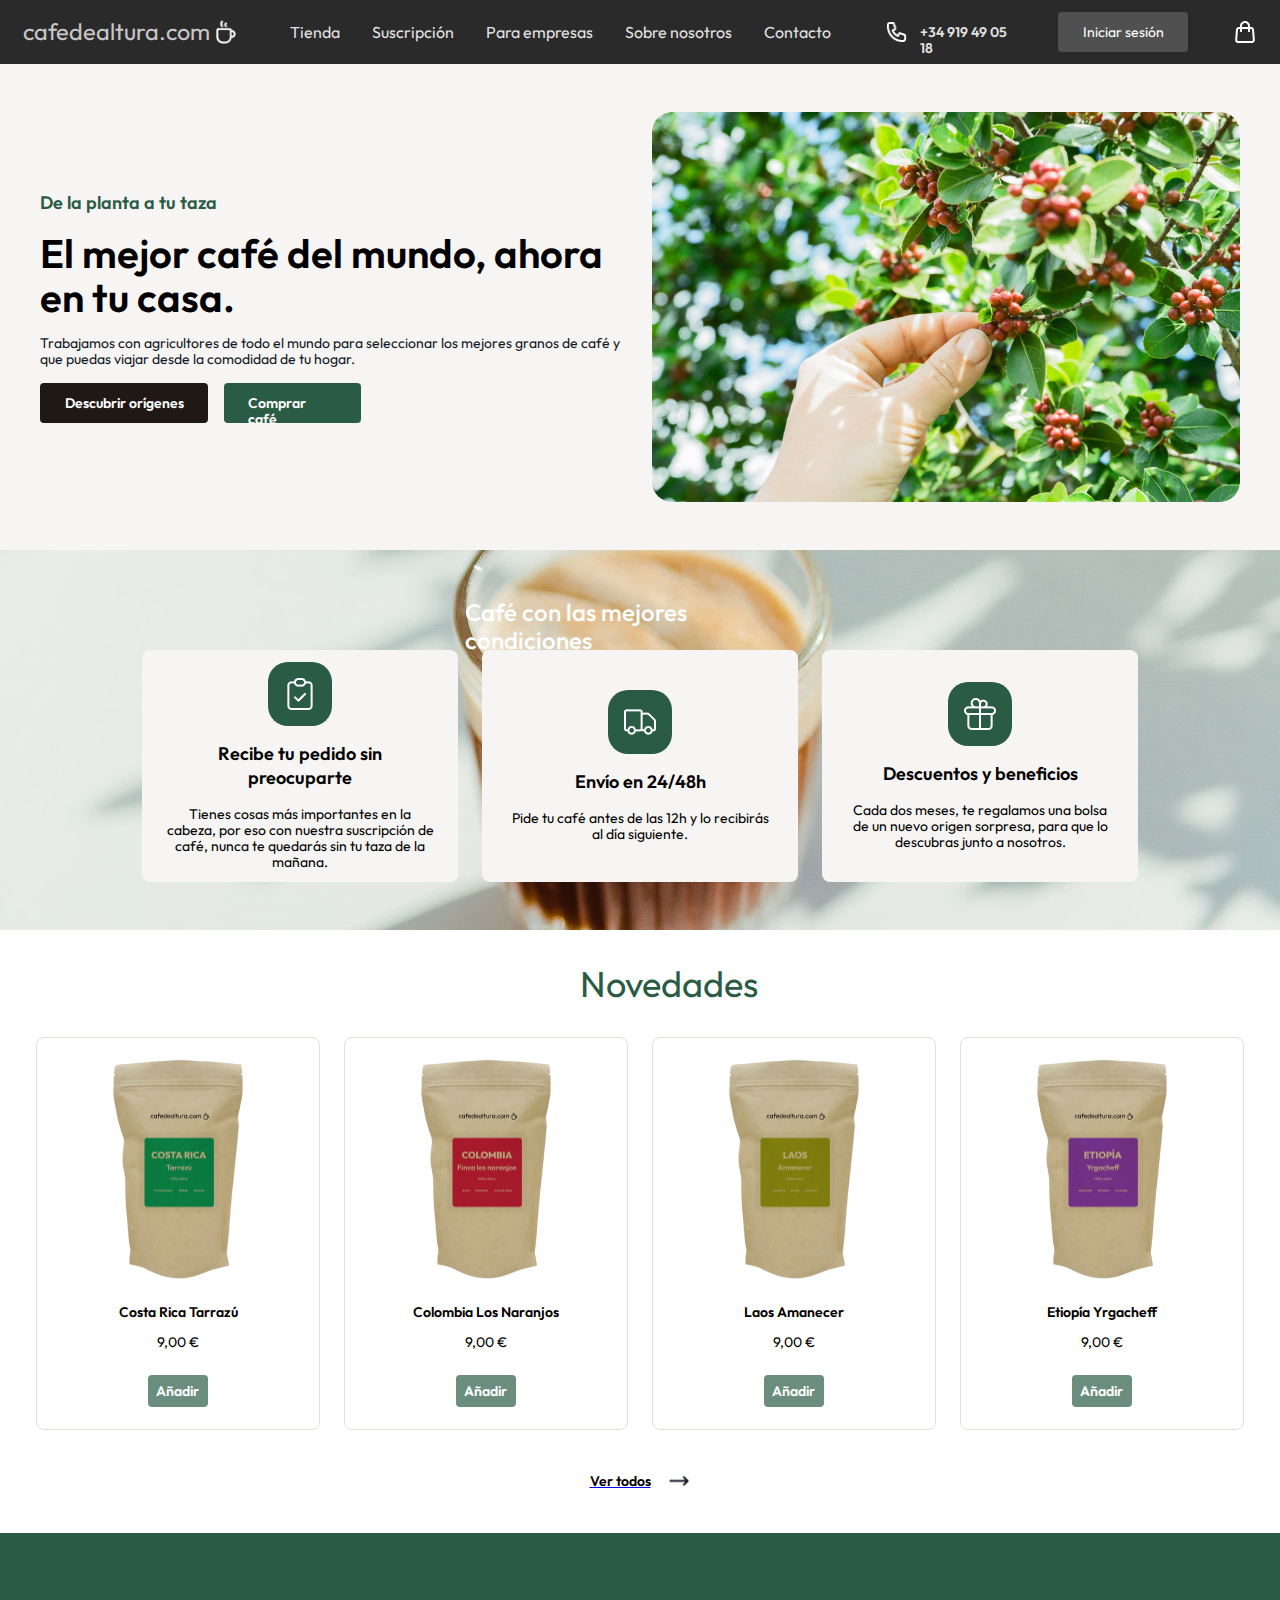
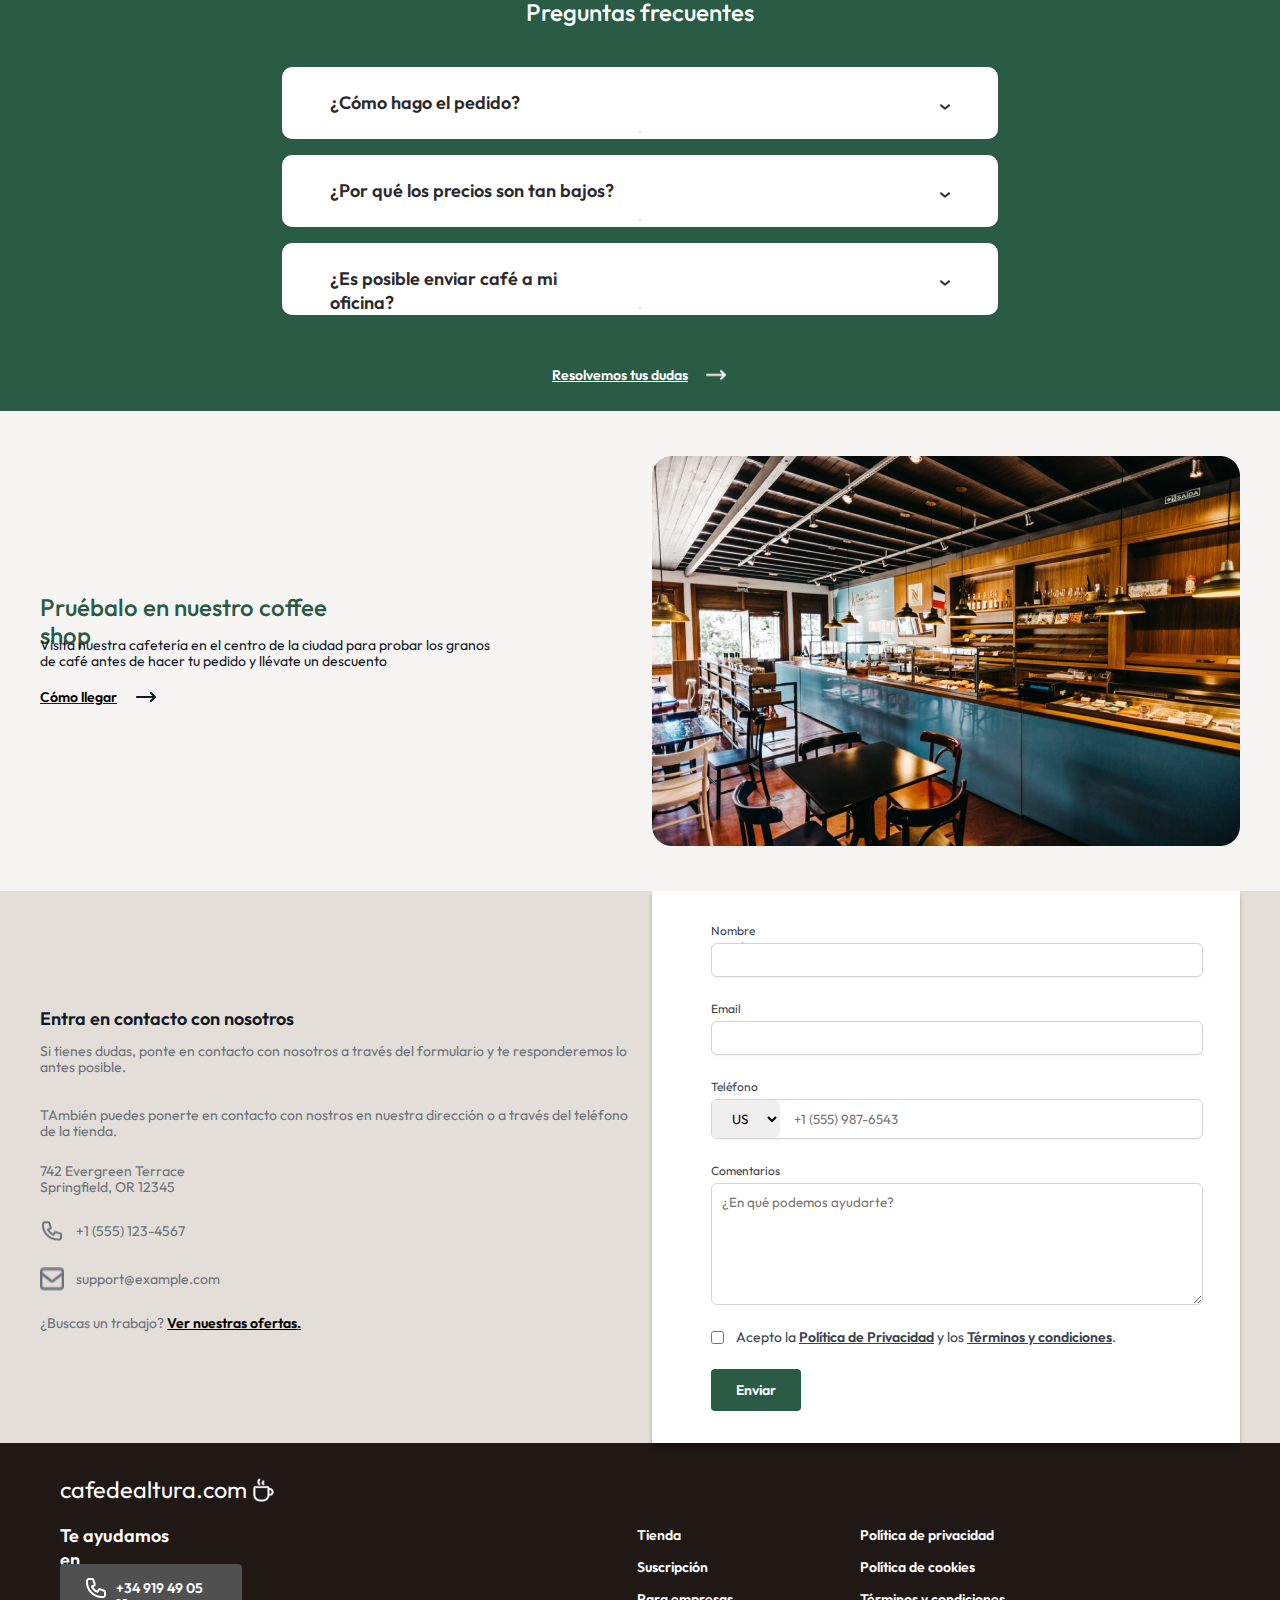
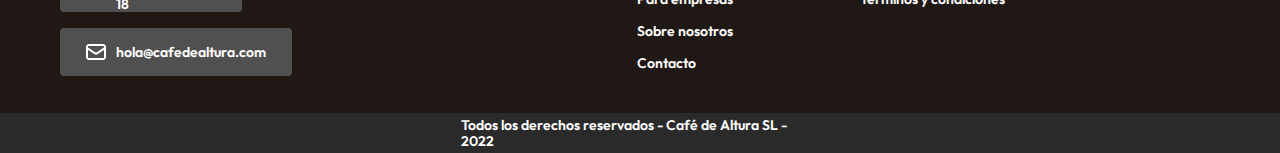
<file: index.html>
<!DOCTYPE html>
<html lang="es">
  <head>
    <meta charset="UTF-8" />
    <meta name="viewport" content="width=device-width, initial-scale=1.0" />
    <title>Cafe de altura</title>
    <link rel="stylesheet" href="styles/style.css" />
    <link rel="preconnect" href="https://fonts.googleapis.com" />
    <link rel="preconnect" href="https://fonts.gstatic.com" crossorigin />
    <link
      href="https://fonts.googleapis.com/css2?family=Outfit&display=swap"
      rel="stylesheet"
    />
  </head>
  <body>
    <nav id="navbar">
      <div id="navbarLogo">
        <p id="web">cafedealtura.com</p>
        <img
          src="assets/navbar/Vector.png"
          alt="taza-de-cafe"
          id="coffeeIcon"
        />
      </div>
      <ul id="navbarMenu">
        <li class="navbarMenuLi"><a href="#">Tienda</a></li>
        <li class="navbarMenuLi"><a href="#">Suscripción</a></li>
        <li class="navbarMenuLi"><a href="#">Para empresas</a></li>
        <li class="navbarMenuLi"><a href="#">Sobre nosotros</a></li>
        <li class="navbarMenuLi"><a href="#">Contacto</a></li>
      </ul>
      <div id="navbarLogin">
        <div id="contact">
          <img src="assets/navbar/Phone.png" alt="telefono" id="PhoneIcon" />
          <p id="numberContact">+34 919 49 05 18</p>
          <p></p>
        </div>

        <div id="login">
          <a href="#" id="buttonLogin">Iniciar sesión</a>
        </div>
      </div>
      <div id="navbarShopping">
        <img src="assets/navbar/Default.png" alt="cesta" />
      </div>
    </nav>
    <div id="descriptionPageContainer">
      <div id="descriptionPageContainerItems">
        <div id="textDescription">
          <h3 id="pretitleTextDescription">De la planta a tu taza</h3>
          <h1 id="h1TextDescription">
            El mejor café del mundo, ahora en tu casa.
          </h1>
          <p id="pTextDescription">
            Trabajamos con agricultores de todo el mundo para seleccionar los
            mejores granos de café y que puedas viajar desde la comodidad de tu
            hogar.
          </p>
          <div id="descriptionPageContainerButtons">
            <div id="buttonBlackDesign">
              <a href="#" id="buttonBlack">Descubrir orígenes</a>
            </div>
            <div id="buttonGreenDesign">
              <a href="#" id="buttonGreen">Comprar café</a>
            </div>
          </div>
        </div>
        <img
          src="assets/decription-page/Hero image.png"
          alt="arbol de cafe"
          id="three-coffee-img"
        />
      </div>
    </div>
    <div id="cardsContainer">
      <h2 id="titleCardsH2">Café con las mejores condiciones</h2>
      <div id="cardsWrapper">
        <div class="cardsGreensStyles">
          <img
            src="assets/Cards/Clipboard check.png"
            alt=" icono lista de checks"
          />
          <h3>Recibe tu pedido sin preocuparte</h3>
          <p>
            Tienes cosas más importantes en la cabeza, por eso con nuestra
            suscripción de café, nunca te quedarás sin tu taza de la mañana.
          </p>
        </div>
        <div class="cardsGreensStyles">
          <img src="assets/Cards/Truck.png" alt="icono camion" />
          <h3>Envío en 24/48h</h3>
          <p>Pide tu café antes de las 12h y lo recibirás al día siguiente.</p>
        </div>
        <div class="cardsGreensStyles">
          <img src="assets/Cards/Gift.png" alt="icono regalo" />
          <h3>Descuentos y beneficios</h3>
          <p>
            Cada dos meses, te regalamos una bolsa de un nuevo origen sorpresa,
            para que lo descubras junto a nosotros.
          </p>
        </div>
      </div>
    </div>
    <div id="coffeeNewsContainer">
      <div id="tittleCardsCoffee"><h2>Novedades</h2></div>
      <div id="cardsCoffeeContainer">
        <div class="cardsCoffee">
          <img
            src="assets/CoffeeBags/CostaRica.png"
            alt="bolsa de cafe Costa Rica"
            class="bagCoffeeImg"
          />
          <div class="ProductInfo">
            <h3>Costa Rica Tarrazú</h3>
            <p>9,00 €</p>
          </div>
          <div class="buttonBackgroundBagCoffee">
            <a href="#">Añadir</a>
          </div>
        </div>
        <div class="cardsCoffee">
          <img
            src="assets/CoffeeBags/Colombia.png"
            alt="bolsa de cafe Colombia"
            class="bagCoffeeImg"
          />
          <div class="ProductInfo">
            <h3>Colombia Los Naranjos</h3>
            <p>9,00 €</p>
          </div>
          <div class="buttonBackgroundBagCoffee">
            <a href="#">Añadir</a>
          </div>
        </div>
        <div class="cardsCoffee">
          <img
            src="assets/CoffeeBags/Laos.png"
            alt="bolsa de cafe Laos"
            class="bagCoffeeImg"
          />
          <div class="ProductInfo">
            <h3>Laos Amanecer</h3>
            <p>9,00 €</p>
          </div>
          <div class="buttonBackgroundBagCoffee">
            <a href="#">Añadir</a>
          </div>
        </div>
        <div class="cardsCoffee">
          <img
            src="assets/CoffeeBags/Etiopia.png"
            alt="bolsa de cafe Etiopia"
            class="bagCoffeeImg"
          />
          <div class="ProductInfo">
            <h3>Etiopía Yrgacheff</h3>
            <p>9,00 €</p>
          </div>
          <div class="buttonBackgroundBagCoffee">
            <a href="#">Añadir</a>
          </div>
        </div>
      </div>
      <div id="seeMoreCoffee">
        <a href="#"
          ><p id="linkSeeMoreCoffee">Ver todos</p>
          <img
            src="assets/CoffeeBags/Arrow narrow right.png"
            alt="flecha a la derecha"
            class="arrow"
        /></a>
      </div>
    </div>
    <div id="faqcontainer">
      <h2>Preguntas frecuentes</h2>
      <div id="faq">
        <div class="faqStyle">
          <div class="questions">
            <h3>¿Cómo hago el pedido?</h3>
            <img src="/assets/acordeon/iconoAbierto.png" alt="icono chevron" />
          </div>
          <div class="divider"></div>
          <p>
            Selecciona el café que desees probar y completa el proceso de
            compra. Si lo prefieres, te preguntaremos cada cuánto quieres que te
            lo mandemos a casa y así nunca te quedarás sin café.
          </p>
        </div>
        <div class="faqStyle">
          <div class="questions">
            <h3>¿Por qué los precios son tan bajos?</h3>
            <img src="/assets/acordeon/iconoAbierto.png" alt="icono chevron" />
          </div>
          <div class="divider"></div>
          <p>
            Viajamos constantemente para encontrar los mejores granos y a los
            agricultores más exigentes. Si podemos ofrecerte estos precios es
            porque tratamos directamente con los productores de café, sin
            intermediarios. Así obtenemos el mejor precio para ti y la persona
            que está detrás de los granos de café recibe el mayor beneficio
            posible.
          </p>
        </div>
        <div class="faqStyle">
          <div class="questions">
            <h3>¿Es posible enviar café a mi oficina?</h3>
            <img src="/assets/acordeon/iconoAbierto.png" alt="icono chevron" />
          </div>
          <div class="divider"></div>
          <p>
            Lorem ipsum dolor sit amet consectetur adipisicing elit. Laboriosam
            culpa omnis illum! Commodi rem facilis quis voluptatem enim deleniti
            eos tempora exercitationem sunt non modi, a omnis officiis numquam
            beatae.
          </p>
        </div>
      </div>
      <div id="linkHelpContainer">
        <a href="#"
          ><p>Resolvemos tus dudas</p>
          <img
            src="assets/acordeon/flecha blanca.png"
            alt="flecha blanca a la derecha"
            class="arrow"
          />
        </a>
      </div>
    </div>
    <div id="featureSectionContainer">
      <div id="featureSection">
        <div id="textFeatureSection">
          <h2>Pruébalo en nuestro coffee shop</h2>
          <p>
            Visita nuestra cafetería en el centro de la ciudad para probar los
            granos de café antes de hacer tu pedido y llévate un descuento
          </p>
          <div id="featureSectionDirection">
            <a href="#"
              ><p>Cómo llegar</p>
              <img
                src="assets/feature section/Arrow narrow right.png"
                alt="flecha negra a la derecha"
                class="arrow"
              />
            </a>
          </div>
        </div>
        <img
          src="assets/feature section/Hero image.png"
          alt="Interior de cafeteria"
        />
      </div>
    </div>
    <div id="contactTwoToneContainer">
      <div id="contactTwoTone">
        <div id="contactSection">
          <div id="contactTwoToneHeader">
            <h3>Entra en contacto con nosotros</h3>
            <p>
              Si tienes dudas, ponte en contacto con nosotros a través del
              formulario y te responderemos lo antes posible.
            </p>
          </div>
          <div id="contactTwoToneContent">
            <p>
              TAmbién puedes ponerte en contacto con nostros en nuestra
              dirección o a través del teléfono de la tienda.
            </p>
            <p>
              742 Evergreen Terrace <br />
              Springfield, OR 12345
            </p>
            <div class="iconsContactTwoTone">
              <img
                src="assets/Contact Sections/Phone.png"
                alt="icono de movil"
              />
              <p>+1 (555) 123-4567</p>
            </div>

            <div class="iconsContactTwoTone">
              <img
                src="assets/Contact Sections/Icon.png"
                alt="icono de mensaje"
              />
              <p>support@example.com</p>
            </div>
            <p>¿Buscas un trabajo? <a href="#">Ver nuestras ofertas.</a></p>
          </div>
        </div>
        <div id="formContainer">
          <form>
            <div class="containerInputAndLabel">
              <label for="username" class="labelStyle">Nombre completo</label>
              <input
                type="text"
                name="username"
                id="username"
                class="inputStyle"
              />
            </div>
            <div class="containerInputAndLabel">
              <label for="email" class="labelStyle">Email</label>
              <input
                type="email"
                name="email"
                id="email"
                size="470px"
                class="inputStyle"
              />
            </div>
            <div id="inputPhoneForm">
              <label for="telefono" class="labelStyle">Teléfono</label>
              <div id="numberPhoneContainer">
                <select name="codeArea" id="CodeArea" class="selectNumberArea">
                  <option value="US">US</option>
                  <option value="ES">ES</option>
                  <option value="VE">VE</option>
                </select>
                <input
                  type="tel"
                  name="telefono"
                  id="telefono"
                  class="numberPhone"
                  placeholder="+1 (555) 987-6543"
                />
              </div>
            </div>
            <div id="containerTexArea">
              <label for="coment" class="labelStyle">Comentarios</label>
              <textarea
                name="comment"
                id="comment"
                placeholder="¿En qué podemos ayudarte?"
                class="designTextArea"
              ></textarea>
            </div>
            <div id="containerTermsFormn">
              <input
                type="checkbox"
                id="TermsForm"
                name="TermsForm"
                class="checkboxStyle"
              />

              <label for="TermsForm" id="labelTermsForm"
                >Acepto la <a href="#">Política de Privacidad</a> y los
                <a href="#">Términos y condiciones</a>.</label
              >
            </div>
            <button type="submit" id="buttonFormDesign"><p>Enviar</p></button>
          </form>
        </div>
      </div>
    </div>
    <footer>
      <div id="footerContainer">
        <div id="footerLogo">
          <p>cafedealtura.com</p>
          <img src="assets/footer/ps_coffee-hot.png" alt="icono taza de cafe" />
        </div>
        <div id="menuContainer">
          <div id="helpContact">
            <h3>Te ayudamos en</h3>
            <div id="designButtonPhone">
              <img src="assets/footer/Phone.png" alt="icono telefono" />
              <p>+34 919 49 05 18</p>
            </div>
            <div id="designButtonMail">
              <img src="assets/footer/Mail.png" alt="icono mail" />
              <p>hola@cafedealtura.com</p>
            </div>
          </div>
          <div id="menuWrapper1">
            <p>Tienda</p>
            <p>Suscripción</p>
            <p>Para empresas</p>
            <p>Sobre nosotros</p>
            <p>Contacto</p>
          </div>
          <div id="menuWrapper2">
            <p>Política de privacidad</p>
            <p>Política de cookies</p>
            <p>Términos y condiciones</p>
          </div>
        </div>
      </div>
      <div id="copyright">
        <p>Todos los derechos reservados - Café de Altura SL - 2022</p>
      </div>
    </footer>
  </body>
</html>
</file>
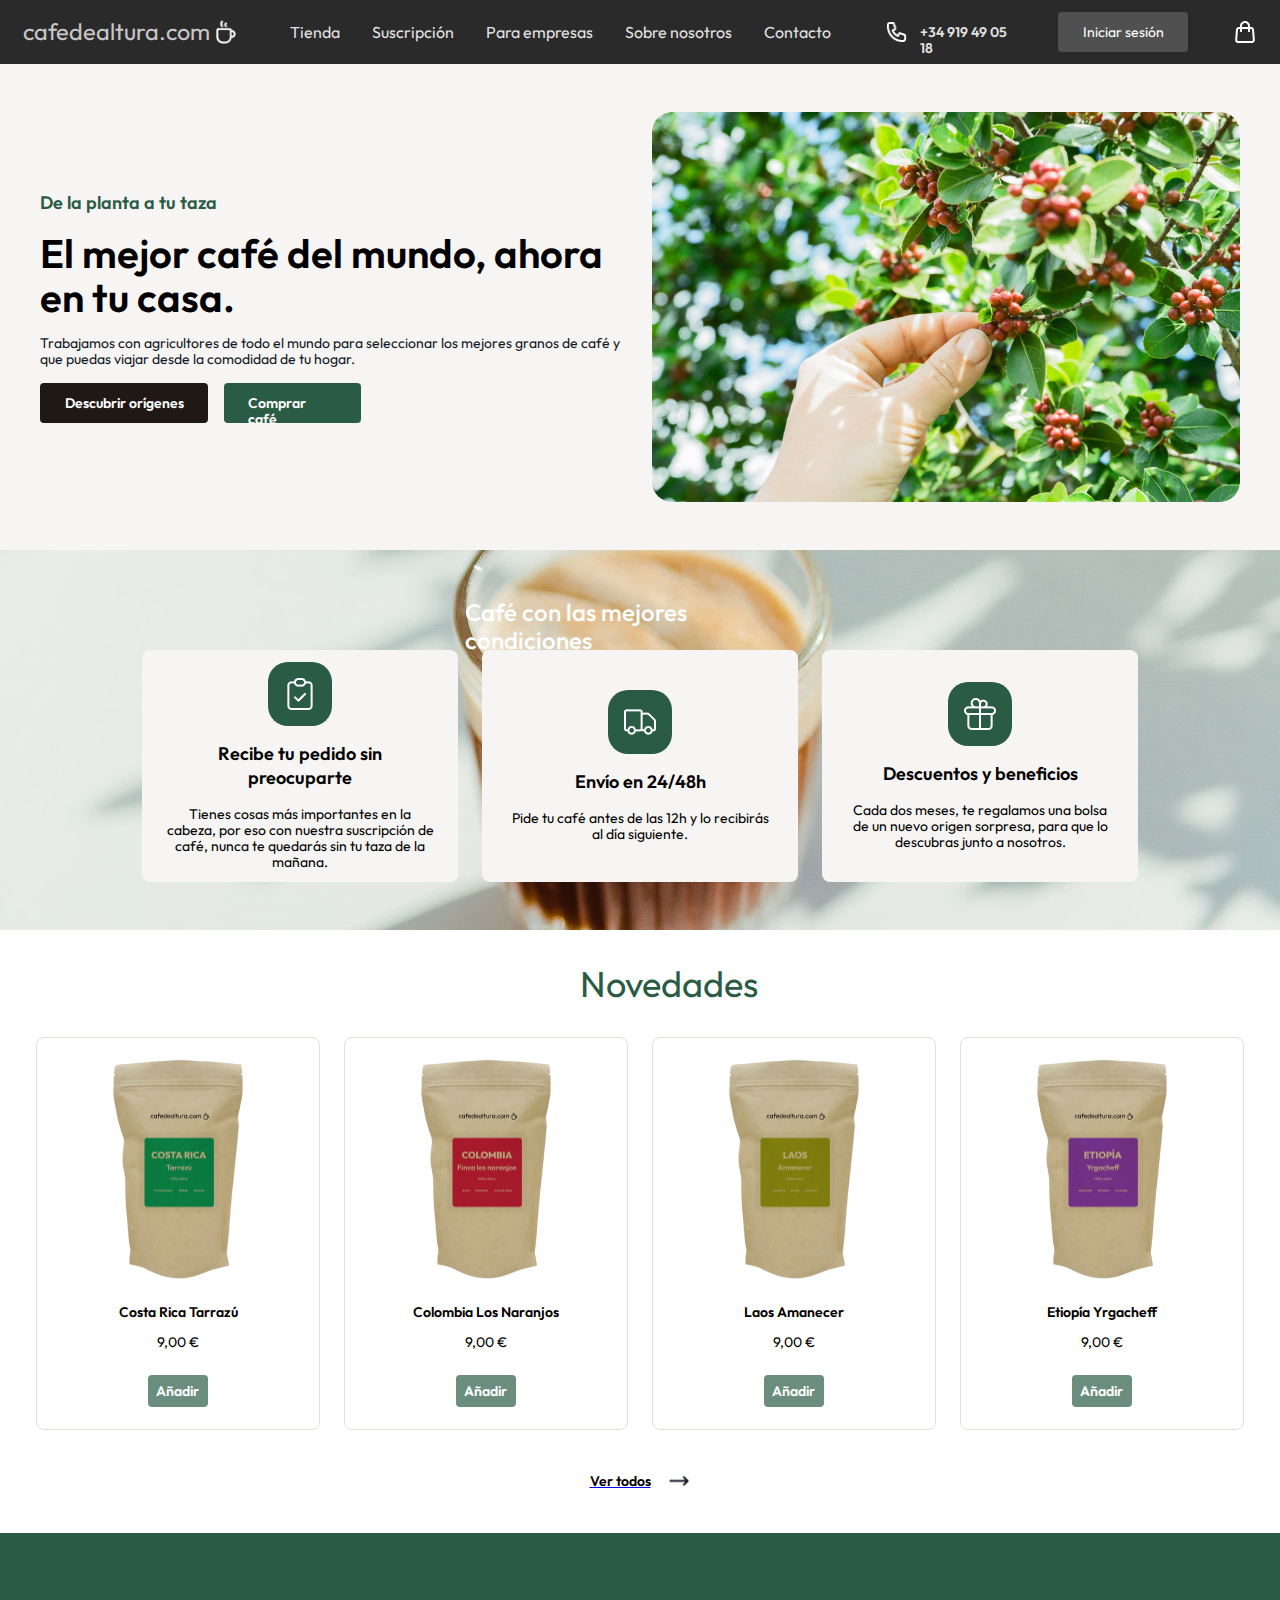
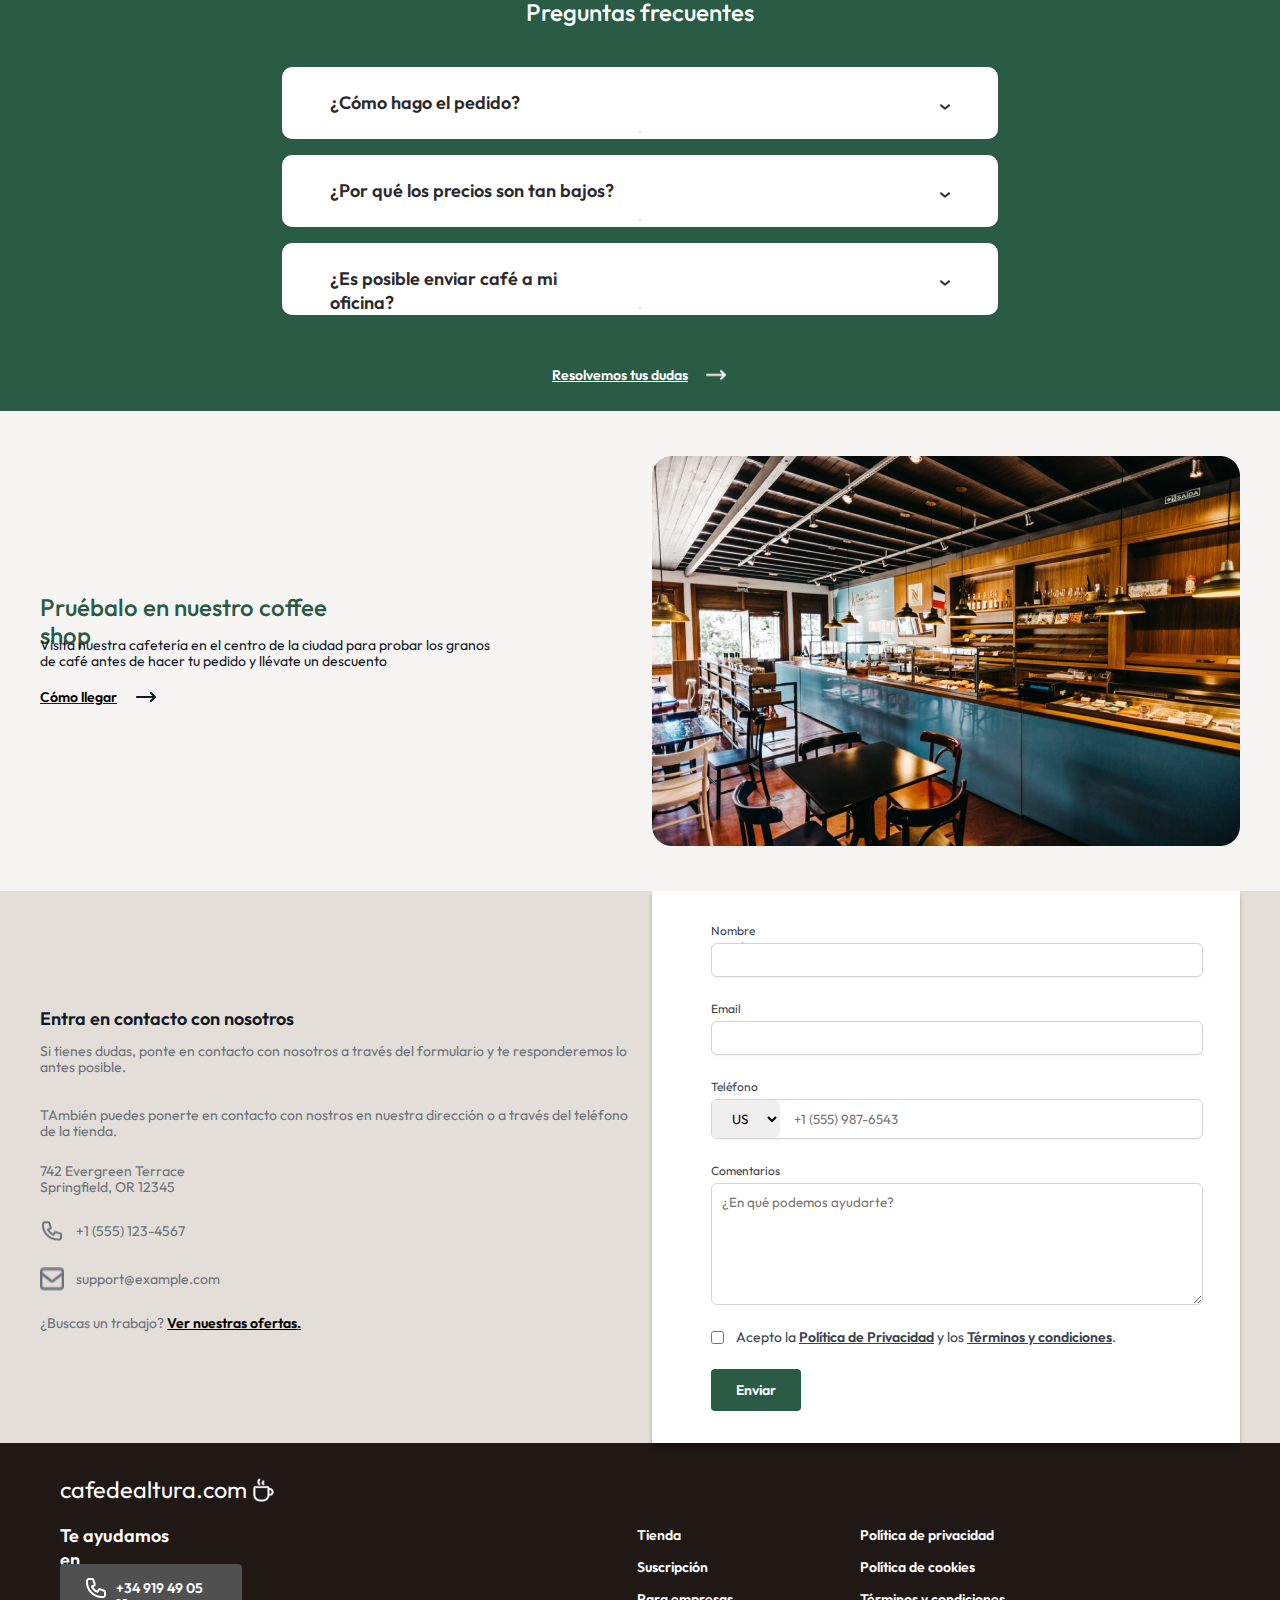
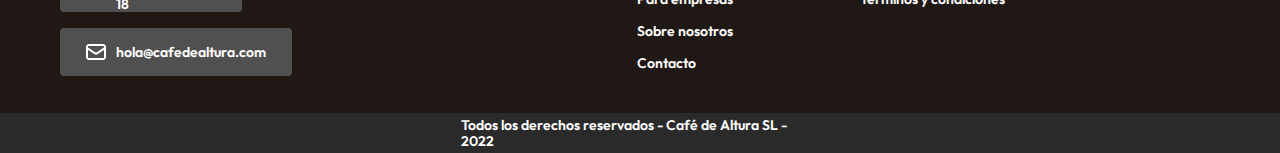
<file: pages/cafe_de_altura_page_1.html>
<!DOCTYPE html>
<html lang="es">
  <head>
    <meta charset="UTF-8" />
    <meta name="viewport" content="width=device-width, initial-scale=1.0" />
    <title>Cafe de altura</title>
    <link rel="stylesheet" href="/styles/style_page_1.css" />
    <link rel="preconnect" href="https://fonts.googleapis.com" />
    <link rel="preconnect" href="https://fonts.gstatic.com" crossorigin />
    <link
      href="https://fonts.googleapis.com/css2?family=Outfit&display=swap"
      rel="stylesheet"
    />
  </head>
  <body>
    <nav id="navbar">
      <div id="navbarLogo">
        <p id="web">cafedealtura.com</p>
        <img
          src="/assets/navbar/Vector.png"
          alt="taza-de-cafe"
          id="coffeeIcon"
        />
      </div>
      <ul id="navbarMenu">
        <li class="navbarMenuLi"><a href="#">Tienda</a></li>
        <li class="navbarMenuLi"><a href="#">Suscripción</a></li>
        <li class="navbarMenuLi"><a href="#">Para empresas</a></li>
        <li class="navbarMenuLi"><a href="#">Sobre nosotros</a></li>
        <li class="navbarMenuLi"><a href="#">Contacto</a></li>
      </ul>
      <div id="navbarLogin">
        <div id="contact">
          <img src="/assets/navbar/Phone.png" alt="telefono" id="PhoneIcon" />
          <p id="numberContact">+34 919 49 05 18</p>
          <p></p>
        </div>

        <div id="login">
          <a href="#" id="buttonLogin">Iniciar sesión</a>
        </div>
      </div>
      <div id="navbarShopping">
        <img src="/assets/navbar/Default.png" alt="cesta" />
      </div>
    </nav>
    <div id="descriptionPageContainer">
      <div id="descriptionPageContainerItems">
        <div id="textDescription">
          <h3 id="pretitleTextDescription">De la planta a tu taza</h3>
          <h1 id="h1TextDescription">
            El mejor café del mundo, ahora en tu casa.
          </h1>
          <p id="pTextDescription">
            Trabajamos con agricultores de todo el mundo para seleccionar los
            mejores granos de café y que puedas viajar desde la comodidad de tu
            hogar.
          </p>
          <div id="descriptionPageContainerButtons">
            <div id="buttonBlackDesign">
              <a href="#" id="buttonBlack">Descubrir orígenes</a>
            </div>
            <div id="buttonGreenDesign">
              <a href="#" id="buttonGreen">Comprar café</a>
            </div>
          </div>
        </div>
        <img
          src="/assets/decription-page/Hero image.png"
          alt="arbol de cafe"
          id="three-coffee-img"
        />
      </div>
    </div>
    <div id="cardsContainer">
      <h2 id="titleCardsH2">Café con las mejores condiciones</h2>
      <div id="cardsWrapper">
        <div class="cardsGreensStyles">
          <img
            src="/assets/Cards/Clipboard check.png"
            alt=" icono lista de checks"
          />
          <h3>Recibe tu pedido sin preocuparte</h3>
          <p>
            Tienes cosas más importantes en la cabeza, por eso con nuestra
            suscripción de café, nunca te quedarás sin tu taza de la mañana.
          </p>
        </div>
        <div class="cardsGreensStyles">
          <img src="/assets/Cards/Truck.png" alt="icono camion" />
          <h3>Envío en 24/48h</h3>
          <p>Pide tu café antes de las 12h y lo recibirás al día siguiente.</p>
        </div>
        <div class="cardsGreensStyles">
          <img src="/assets/Cards/Gift.png" alt="icono regalo" />
          <h3>Descuentos y beneficios</h3>
          <p>
            Cada dos meses, te regalamos una bolsa de un nuevo origen sorpresa,
            para que lo descubras junto a nosotros.
          </p>
        </div>
      </div>
    </div>
    <div id="coffeeNewsContainer">
      <div id="tittleCardsCoffee"><h2>Novedades</h2></div>
      <div id="cardsCoffeeContainer">
        <div class="cardsCoffee">
          <img
            src="/assets/CoffeeBags/CostaRica.png"
            alt="bolsa de cafe Costa Rica"
            class="bagCoffeeImg"
          />
          <div class="ProductInfo">
            <h3>Costa Rica Tarrazú</h3>
            <p>9,00 €</p>
          </div>
          <div class="buttonBackgroundBagCoffee">
            <a href="#">Añadir</a>
          </div>
        </div>
        <div class="cardsCoffee">
          <img
            src="/assets/CoffeeBags/Colombia.png"
            alt="bolsa de cafe Colombia"
            class="bagCoffeeImg"
          />
          <div class="ProductInfo">
            <h3>Colombia Los Naranjos</h3>
            <p>9,00 €</p>
          </div>
          <div class="buttonBackgroundBagCoffee">
            <a href="#">Añadir</a>
          </div>
        </div>
        <div class="cardsCoffee">
          <img
            src="/assets/CoffeeBags/Laos.png"
            alt="bolsa de cafe Laos"
            class="bagCoffeeImg"
          />
          <div class="ProductInfo">
            <h3>Laos Amanecer</h3>
            <p>9,00 €</p>
          </div>
          <div class="buttonBackgroundBagCoffee">
            <a href="#">Añadir</a>
          </div>
        </div>
        <div class="cardsCoffee">
          <img
            src="/assets/CoffeeBags/Etiopia.png"
            alt="bolsa de cafe Etiopia"
            class="bagCoffeeImg"
          />
          <div class="ProductInfo">
            <h3>Etiopía Yrgacheff</h3>
            <p>9,00 €</p>
          </div>
          <div class="buttonBackgroundBagCoffee">
            <a href="#">Añadir</a>
          </div>
        </div>
      </div>
      <div id="seeMoreCoffee">
        <a href="#"
          ><p id="linkSeeMoreCoffee">Ver todos</p>
          <img
            src="/assets/CoffeeBags/Arrow narrow right.png"
            alt="flecha a la derecha"
            class="arrow"
        /></a>
      </div>
    </div>
    <div id="faqcontainer">
      <h2>Preguntas frecuentes</h2>
      <div id="faq">
        <div class="faqStyle">
          <div class="questions">
            <h3>¿Cómo hago el pedido?</h3>
            <img src="/assets/acordeon/iconoAbierto.png" alt="icono chevron" />
          </div>
          <div class="divider"></div>
          <p>
            Selecciona el café que desees probar y completa el proceso de
            compra. Si lo prefieres, te preguntaremos cada cuánto quieres que te
            lo mandemos a casa y así nunca te quedarás sin café.
          </p>
        </div>
        <div class="faqStyle">
          <div class="questions">
            <h3>¿Por qué los precios son tan bajos?</h3>
            <img src="/assets/acordeon/iconoAbierto.png" alt="icono chevron" />
          </div>
          <div class="divider"></div>
          <p>
            Viajamos constantemente para encontrar los mejores granos y a los
            agricultores más exigentes. Si podemos ofrecerte estos precios es
            porque tratamos directamente con los productores de café, sin
            intermediarios. Así obtenemos el mejor precio para ti y la persona
            que está detrás de los granos de café recibe el mayor beneficio
            posible.
          </p>
        </div>
        <div class="faqStyle">
          <div class="questions">
            <h3>¿Es posible enviar café a mi oficina?</h3>
            <img src="/assets/acordeon/iconoAbierto.png" alt="icono chevron" />
          </div>
          <div class="divider"></div>
          <p>
            Lorem ipsum dolor sit amet consectetur adipisicing elit. Laboriosam
            culpa omnis illum! Commodi rem facilis quis voluptatem enim deleniti
            eos tempora exercitationem sunt non modi, a omnis officiis numquam
            beatae.
          </p>
        </div>
      </div>
      <div id="linkHelpContainer">
        <a href="#"
          ><p>Resolvemos tus dudas</p>
          <img
            src="/assets/acordeon/flecha blanca.png"
            alt="flecha blanca a la derecha"
            class="arrow"
          />
        </a>
      </div>
    </div>
    <div id="featureSectionContainer">
      <div id="featureSection">
        <div id="textFeatureSection">
          <h2>Pruébalo en nuestro coffee shop</h2>
          <p>
            Visita nuestra cafetería en el centro de la ciudad para probar los
            granos de café antes de hacer tu pedido y llévate un descuento
          </p>
          <div id="featureSectionDirection">
            <a href="#"
              ><p>Cómo llegar</p>
              <img
                src="/assets/feature section/Arrow narrow right.png"
                alt="flecha negra a la derecha"
                class="arrow"
              />
            </a>
          </div>
        </div>
        <img
          src="/assets/feature section/Hero image.png"
          alt="Interior de cafeteria"
        />
      </div>
    </div>
    <div id="contactTwoToneContainer">
      <div id="contactTwoTone">
        <div id="contactSection">
          <div id="contactTwoToneHeader">
            <h3>Entra en contacto con nosotros</h3>
            <p>
              Si tienes dudas, ponte en contacto con nosotros a través del
              formulario y te responderemos lo antes posible.
            </p>
          </div>
          <div id="contactTwoToneContent">
            <p>
              TAmbién puedes ponerte en contacto con nostros en nuestra
              dirección o a través del teléfono de la tienda.
            </p>
            <p>
              742 Evergreen Terrace <br />
              Springfield, OR 12345
            </p>
            <div class="iconsContactTwoTone">
              <img
                src="/assets/Contact Sections/Phone.png"
                alt="icono de movil"
              />
              <p>+1 (555) 123-4567</p>
            </div>

            <div class="iconsContactTwoTone">
              <img
                src="/assets/Contact Sections/Icon.png"
                alt="icono de mensaje"
              />
              <p>support@example.com</p>
            </div>
            <p>¿Buscas un trabajo? <a href="#">Ver nuestras ofertas.</a></p>
          </div>
        </div>
        <div id="formContainer">
          <form>
            <div class="containerInputAndLabel">
              <label for="username" class="labelStyle">Nombre completo</label>
              <input
                type="text"
                name="username"
                id="username"
                class="inputStyle"
              />
            </div>
            <div class="containerInputAndLabel">
              <label for="email" class="labelStyle">Email</label>
              <input
                type="email"
                name="email"
                id="email"
                size="470px"
                class="inputStyle"
              />
            </div>
            <div id="inputPhoneForm">
              <label for="telefono" class="labelStyle">Teléfono</label>
              <div id="numberPhoneContainer">
                <select name="codeArea" id="CodeArea" class="selectNumberArea">
                  <option value="US">US</option>
                  <option value="ES">ES</option>
                  <option value="VE">VE</option>
                </select>
                <input
                  type="tel"
                  name="telefono"
                  id="telefono"
                  class="numberPhone"
                  placeholder="+1 (555) 987-6543"
                />
              </div>
            </div>
            <div id="containerTexArea">
              <label for="coment" class="labelStyle">Comentarios</label>
              <textarea
                name="comment"
                id="comment"
                placeholder="¿En qué podemos ayudarte?"
                class="designTextArea"
              ></textarea>
            </div>
            <div id="containerTermsFormn">
              <input
                type="checkbox"
                id="TermsForm"
                name="TermsForm"
                class="checkboxStyle"
              />

              <label for="TermsForm" id="labelTermsForm"
                >Acepto la <a href="#">Política de Privacidad</a> y los
                <a href="#">Términos y condiciones</a>.</label
              >
            </div>
            <button type="submit" id="buttonFormDesign"><p>Enviar</p></button>
          </form>
        </div>
      </div>
    </div>
    <footer>
      <div id="footerContainer">
        <div id="footerLogo">
          <p>cafedealtura.com</p>
          <img src="/assets/footer/ps_coffee-hot.png" alt="icono taza de cafe" />
        </div>
        <div id="menuContainer">
          <div id="helpContact">
            <h3>Te ayudamos en</h3>
            <div id="designButtonPhone">
              <img src="/assets/footer/Phone.png" alt="icono telefono" />
              <p>+34 919 49 05 18</p>
            </div>
            <div id="designButtonMail">
              <img src="/assets/footer/Mail.png" alt="icono mail" />
              <p>hola@cafedealtura.com</p>
            </div>
          </div>
          <div id="menuWrapper1">
            <p>Tienda</p>
            <p>Suscripción</p>
            <p>Para empresas</p>
            <p>Sobre nosotros</p>
            <p>Contacto</p>
          </div>
          <div id="menuWrapper2">
            <p>Política de privacidad</p>
            <p>Política de cookies</p>
            <p>Términos y condiciones</p>
          </div>
        </div>
      </div>
      <div id="copyright">
        <p>Todos los derechos reservados - Café de Altura SL - 2022</p>
      </div>
    </footer>
  </body>
</html>
</file>
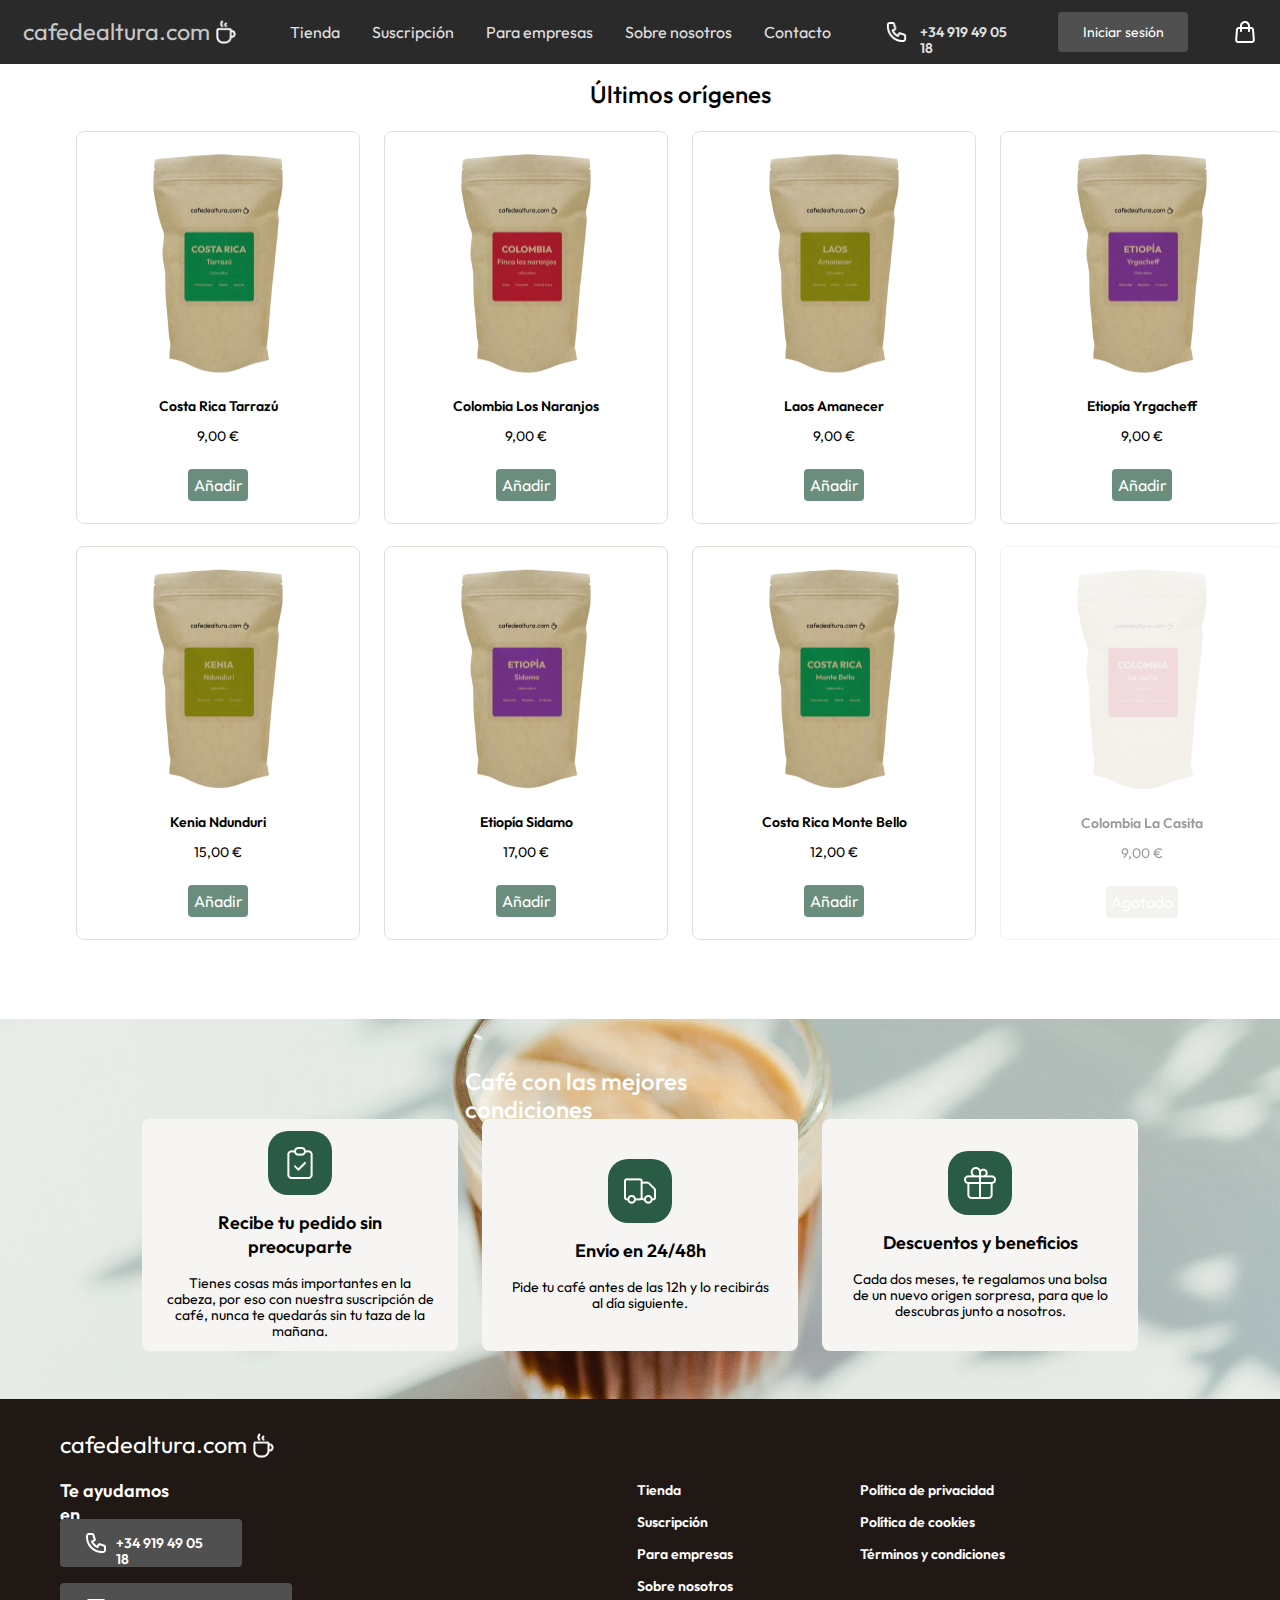
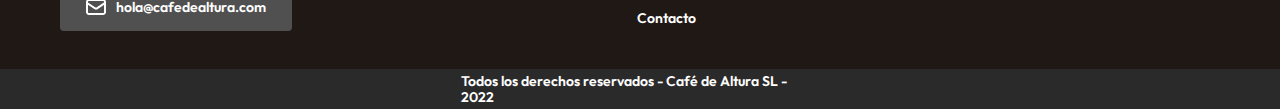
<file: pages/cafe_de_altura_page_2.html>
<!DOCTYPE html>
<html lang="es">
<head>
    <meta charset="UTF-8">
    <meta name="viewport" content="width=device-width, initial-scale=1.0">
    <title>Cafe de Altura</title>
    <link rel="stylesheet" href="/styles/style_page_2.css">
    <link rel="preconnect" href="https://fonts.googleapis.com" />
    <link rel="preconnect" href="https://fonts.gstatic.com" crossorigin />
    <link
      href="https://fonts.googleapis.com/css2?family=Outfit&display=swap"
      rel="stylesheet"
    />
</head>
<body>
    <nav id="navbar">
        <div id="navbarLogo">
          <p id="web">cafedealtura.com</p>
          <img
            src="/assets/navbar/Vector.png"
            alt="taza-de-cafe"
            id="coffeeIcon"
          />
        </div>
        <ul id="navbarMenu">
          <li class="navbarMenuLi"><a href="#">Tienda</a></li>
          <li class="navbarMenuLi"><a href="#">Suscripción</a></li>
          <li class="navbarMenuLi"><a href="#">Para empresas</a></li>
          <li class="navbarMenuLi"><a href="#">Sobre nosotros</a></li>
          <li class="navbarMenuLi"><a href="#">Contacto</a></li>
        </ul>
        <div id="navbarLogin">
          <div id="contact">
            <img src="/assets/navbar/Phone.png" alt="telefono" id="PhoneIcon" />
            <p id="numberContact">+34 919 49 05 18</p>
            <p></p>
          </div>
  
          <div id="login">
            <a href="#" id="buttonLogin">Iniciar sesión</a>
          </div>
        </div>
        <div id="navbarShopping">
          <img src="/assets/navbar/Default.png" alt="cesta" />
        </div>
      </nav>
 
      
      
      
      <!--                                      LISTA DE CAFES                                                                               -->
      <div id="containerWrappers">

            <h2>Últimos orígenes</h2>

            <div class="wrapperCards">
                <div class="cardsCoffee">
                    <img src="/assets/coffees/coffe_costa_rica_tarrazu.png" alt="bolsa de cafe Costa Rica Tarrazú">
                    <div class="ProductInfo">
                        <h3>Costa Rica Tarrazú</h3>
                        <p>9,00 €</p>
                    </div>
                    <button class="buttonStyle" type="submit">Añadir</button>
                </div>
                
                <div class="cardsCoffee">
                    <img src="/assets/coffees/coffe_colombia_los_naranjos.png" alt="bolsa de cafe Colombia Los Naranjos">
                    <div class="ProductInfo">
                        <h3>Colombia Los Naranjos</h3>
                        <p>9,00 €</p>
                    </div>
                    <button class="buttonStyle" type="submit">Añadir</button>
                </div>
                
                <div class="cardsCoffee">
                    <img src="/assets/coffees/coffe_laos_amanecer.png" alt="bolsa de cafe Laos Amanecer">
                    <div class="ProductInfo">
                        <h3>Laos Amanecer</h3>
                        <p>9,00 €</p>
                    </div>
                    <button class="buttonStyle" type="submit">Añadir</button>
                </div>
                <div class="cardsCoffee">
                    <img src="/assets/coffees/coffe_etiopia_yrgacheff.png" alt="bolsa de cafe Etiopía Yrgacheff">
                    <div class="ProductInfo">
                        <h3>Etiopía Yrgacheff</h3>
                        <p>9,00 €</p>
                    </div>
                    <button class="buttonStyle" type="submit">Añadir</button>
                </div>
            </div>
            
            <div class="wrapperCards">
                <div class="cardsCoffee">
                    <img src="/assets/coffees/coffe_kenia_ndunduri.png" alt="bolsa de cafe ">
                    <div class="ProductInfo">
                        <h3>Kenia Ndunduri </h3>
                        <p>15,00 €</p>
                    </div>
                    <button class="buttonStyle" type="submit">Añadir</button>
                </div>
                <div class="cardsCoffee">
                    <img src="/assets/coffees/coffe_etiopia_sidamo.png" alt="bolsa de cafe ">
                    <div class="ProductInfo">
                        <h3>Etiopía Sidamo</h3>
                        <p>17,00 €</p>
                    </div>
                    <button class="buttonStyle" type="submit">Añadir</button>
                </div>
                <div class="cardsCoffee">
                    <img src="/assets/coffees/coffe_costa_rica_monte_bello.png" alt="bolsa de cafe ">
                    <div class="ProductInfo">
                        <h3>Costa Rica Monte Bello</h3>
                        <p>12,00 €</p>
                    </div>
                    <button class="buttonStyle" type="submit">Añadir</button>
                </div>
                <div class="cardsCoffeeSoldOut">
                    <img src="/assets/coffees/coffe_colombia_la_casita.png" alt="bolsa de cafe ">
                    <div class="ProductInfo">
                        <h3>Colombia La Casita</h3>
                        <p>9,00 €</p>
                    </div>
                    <button class="buttonStyleSoldOut" type="submit">Agotado</button>
                </div>
            </div>
        </div>

        <div id="cardsContainer">
            <h2 id="titleCardsH2">Café con las mejores condiciones</h2>
            <div id="cardsWrapper">
              <div class="cardsGreensStyles">
                <img
                  src="/assets/Cards/Clipboard check.png"
                  alt=" icono lista de checks"
                />
                <h3>Recibe tu pedido sin preocuparte</h3>
                <p>
                  Tienes cosas más importantes en la cabeza, por eso con nuestra
                  suscripción de café, nunca te quedarás sin tu taza de la mañana.
                </p>
              </div>
              <div class="cardsGreensStyles">
                <img src="/assets/Cards/Truck.png" alt="icono camion" />
                <h3>Envío en 24/48h</h3>
                <p>Pide tu café antes de las 12h y lo recibirás al día siguiente.</p>
              </div>
              <div class="cardsGreensStyles">
                <img src="/assets/Cards/Gift.png" alt="icono regalo" />
                <h3>Descuentos y beneficios</h3>
                <p>
                  Cada dos meses, te regalamos una bolsa de un nuevo origen sorpresa,
                  para que lo descubras junto a nosotros.
                </p>
              </div>
            </div>
          </div>
          <footer>
            <div id="footerContainer">
              <div id="footerLogo">
                <p>cafedealtura.com</p>
                <img src="/assets/footer/ps_coffee-hot.png" alt="icono taza de cafe" />
              </div>
              <div id="menuContainer">
                <div id="helpContact">
                  <h3>Te ayudamos en</h3>
                  <div id="designButtonPhone">
                    <img src="/assets/footer/Phone.png" alt="icono telefono" />
                    <p>+34 919 49 05 18</p>
                  </div>
                  <div id="designButtonMail">
                    <img src="/assets/footer/Mail.png" alt="icono mail" />
                    <p>hola@cafedealtura.com</p>
                  </div>
                </div>
                <div id="menuWrapper1">
                  <p>Tienda</p>
                  <p>Suscripción</p>
                  <p>Para empresas</p>
                  <p>Sobre nosotros</p>
                  <p>Contacto</p>
                </div>
                <div id="menuWrapper2">
                  <p>Política de privacidad</p>
                  <p>Política de cookies</p>
                  <p>Términos y condiciones</p>
                </div>
              </div>
            </div>
            <div id="copyright">
              <p>Todos los derechos reservados - Café de Altura SL - 2022</p>
            </div>
          </footer>




        
        
        
        <script type="module" src="/Js/main.js"></script>
    </body>
    </html>
</file>
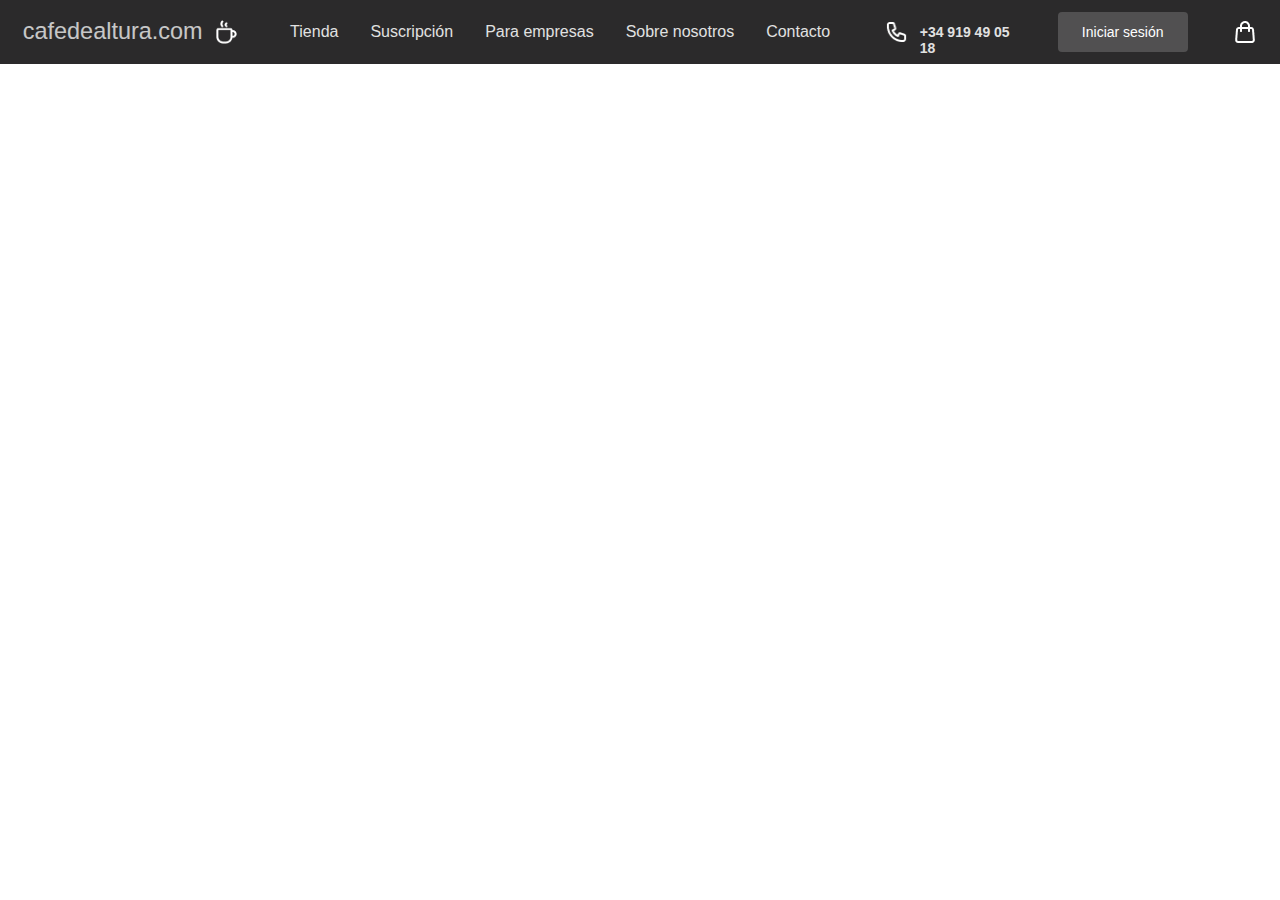
<file: pages/cafe_de_altura_page_3.html>
<!DOCTYPE html>
<html lang="es">
<head>
    <meta charset="UTF-8">
    <meta name="viewport" content="width=device-width, initial-scale=1.0">
    <title>Cafe de Altura</title>
    <link rel="stylesheet" href="/styles/style_page_1.css">
</head>
<body>
    <nav id="navbar">
        <div id="navbarLogo">
          <p id="web">cafedealtura.com</p>
          <img
            src="/assets/navbar/Vector.png"
            alt="taza-de-cafe"
            id="coffeeIcon"
          />
        </div>
        <ul id="navbarMenu">
          <li class="navbarMenuLi"><a href="#">Tienda</a></li>
          <li class="navbarMenuLi"><a href="#">Suscripción</a></li>
          <li class="navbarMenuLi"><a href="#">Para empresas</a></li>
          <li class="navbarMenuLi"><a href="#">Sobre nosotros</a></li>
          <li class="navbarMenuLi"><a href="#">Contacto</a></li>
        </ul>
        <div id="navbarLogin">
          <div id="contact">
            <img src="/assets/navbar/Phone.png" alt="telefono" id="PhoneIcon" />
            <p id="numberContact">+34 919 49 05 18</p>
            <p></p>
          </div>
  
          <div id="login">
            <a href="#" id="buttonLogin">Iniciar sesión</a>
          </div>
        </div>
        <div id="navbarShopping">
          <img src="/assets/navbar/Default.png" alt="cesta" />
        </div>
      </nav>
</file>
<file: styles/style.css>
* {
  font-family: "Outfit", sans-serif;
  font-optical-sizing: auto;
  font-weight: 400;
  font-style: normal;
  margin: 0;
  padding: 0;
}
/* INICIO DE NAVBAR */
#navbar {
  display: flex;
  justify-content: space-around;
  align-items: center;
  position: fixed;
  width: 100%;
  background-color: #2b2a2b;
  color: #e1e1e1;
  height: 64px;
}
/*                                      LOGO Y WEB       */
#navbarLogo {
  display: flex;
  align-items: center;
  width: 213.86px;
  height: 36px;
  gap: 7.33px;
}
#web {
  width: 186px;
  height: 36px;
  opacity: 86%;
  font-size: 23.46px;
  line-height: 35.19px;
  margin: opx;
}
#coffeeIcon {
  width: 20.53px;
  height: 24.93px;
}
/*                                               MENU WRAPP                */
#navbarMenu {
  list-style: none;
  align-items: center;
  justify-content: center;
  display: flex;
  min-width: 512px;
  height: 32px;
  gap: 16px;
}
.navbarMenuLi > a {
  color: #e1e1e1;
  text-decoration: none;
  border-radius: 10px;
}
.navbarMenuLi {
  display: flex;
  justify-content: center;
  align-items: center;
  height: 32px;
  border-radius: 10px;
  padding-left: 8px;
  padding-right: 8px;
}
.navbarMenuLi:hover {
  background-color: #f7f5f31a;
  cursor: pointer;
  background-size: 32px;
}
/*                          INICIO DE SESISON Y NUMERO DE CONTACTO */
#navbarLogin {
  align-items: center;
  min-width: 288px;
  height: 40px;
  display: flex;
  gap: 24px;
  justify-content: center;
}
/*                              CONTACTO     */
#contact {
  display: flex;
  align-items: center;
  justify-content: space-between;
  height: 24px;
  gap: 8px;
  width: 150px;
  margin: auto;
}
#PhoneIcon {
  width: 24px;
  height: 24px;
}
#numberContact {
  display: flex;
  width: 102px;
  height: 16px;
  line-height: 16px;
  font-size: 14px;
  font-weight: 600;
}
/*                           INICIO DE SESION */
#login {
  display: flex;
  width: 130px;
  height: 40px;
  border-radius: 4px;
  background-color: #515051;
  justify-content: center;
  align-items: center;
}
#buttonLogin {
  display: flex;
  font-size: 14px;
  line-height: 16px;
  text-decoration: none;
  color: white;
}
#navbarShopping {
  height: 24px;
  width: 24px;
}
/*                                 FIN DE NAVBAR */
/*                                          DESCRIPCION DE PAGINA        */
#descriptionPageContainer {
  padding-top: 64px;
  display: flex;
  width: 100%;
  height: 486px;
  align-items: center;
  justify-content: center;
  background: #e3ded74d;
}
#descriptionPageContainerItems {
  height: 390px;
  gap: 24px;
  display: flex;
  justify-content: center;
  align-items: center;
}
#textDescription {
  display: flex;
  justify-content: space-between;
  flex-direction: column;
  width: 588px;
  height: 232px;
  gap: 16px;
}
#pretitleTextDescription {
  display: flex;
  width: 588px;
  height: 24px;
  font-weight: 600;
  font-size: 18px;
  line-height: 24px;
  color: #2a5b45;
}
#h1TextDescription {
  display: flex;
  width: 588px;
  height: 88px;
  font-size: 40px;
  line-height: 44px;
  font-weight: 600;
  color: #000;
}
#pTextDescription {
  width: 588px;
  height: 32px;
  font-weight: 400;
  font-size: 14px;
  line-height: 16px;
  color: #111827;
}
/*                      BOTONES DEL PRIMER CONTENEDOR "DESCRIPTION PAGE" */
#descriptionPageContainerButtons {
  display: flex;
  align-items: center;
  justify-content: left;
  gap: 16px;
}
#buttonBlackDesign {
  width: 168px;
  height: 40px;
  display: flex;
  justify-content: center;
  align-items: center;
  gap: 8px;
  background-color: #1f1815;
  border-radius: 4px;
}
#buttonBlack {
  display: flex;
  justify-content: center;
  width: 120px;
  height: 16px;
  font-size: 14px;
  font-weight: 600;
  line-height: 16px;
  color: #ffffff;
  text-decoration: none;
}
#buttonGreenDesign {
  display: flex;
  justify-content: center;
  align-items: center;
  width: 137px;
  height: 40px;
  border-radius: 4px;
  background-color: #2a5b45;
  gap: 8px;
}
#buttonGreen {
  display: flex;
  justify-content: center;
  width: 89px;
  height: 16px;
  font-size: 14px;
  font-weight: 600;
  line-height: 16px;
  color: #ffffff;
  text-decoration: none;
}
/*                                        IMAGEN ARBOL DE CAFE */
#three-coffee-img {
  width: 588px;
  height: 390px;
  border-radius: 20px;
}
/*                                            CARDS DE PEDIDOS, ENVIOS Y DESCUENTOS                */
#cardsContainer {
  width: 100%;
  height: 380px;
  display: flex;
  align-items: center;
  justify-content: center;
  flex-direction: column;
  background-image: url(/assets/Cards/backgroundcards.jpg);
  background-repeat: no-repeat;
  background-position: center;
  background-size: cover;
  gap: 24px;
}
#titleCardsH2 {
  display: flex;
  width: 350px;
  height: 28px;
  font-weight: 500;
  font-size: 24px;
  line-height: 28px;
  color: white;
}
#cardsWrapper {
  display: flex;
  align-items: center;
  width: 996px;
  gap: 24px;
}
.cardsGreensStyles {
  display: flex;
  justify-content: center;
  flex-direction: column;
  align-items: center;
  width: 316px;
  height: 232px;
  border-radius: 8px;
  border: 1px;
  padding: 24px;
  gap: 16px;
  background-color: #f7f5f3;
  padding: 0px;
}
.cardsGreensStyles > img {
  width: 40px;
  height: 40px;
  border-radius: 20px;
  padding: 12px;
  gap: 8px;
  background-color: #2a5b45;
}
.cardsGreensStyles > h3 {
  width: 268px;
  font-weight: 600;
  font-size: 18px;
  line-height: 24px;
  text-align: center;
}
.cardsGreensStyles > p {
  width: 268px;
  font-size: 14px;
  line-height: 16px;
  text-align: center;
}
/*                                                      FIN DE CARDS                        */
/*                                                  INICIO DE CARDS DE TIPOS CAFE */
#coffeeNewsContainer {
  width: 100%;
  height: 603.39px;
  display: flex;
  flex-direction: column;
  align-items: center;
  justify-content: center;
  gap: 40px;
}
/*                                                      TITULO DE CARDS */
#tittleCardsCoffee {
  width: 120px;
  height: 28px;
  font-weight: 500;
  font-size: 24px;
  line-height: 28px;
  color: #2a5b45;
}
/*                                                                  CARDS */
#cardsCoffeeContainer {
  display: flex;
  justify-content: center;
  align-items: center;
  width: 100%;
  height: 391.39px;
  gap: 24px;
}
.cardsCoffee {
  display: flex;
  flex-direction: column;
  align-items: center;
  justify-content: center;
  width: 282px;
  height: 391.39px;
  border-radius: 8px;
  border: 1px #e3ded7 solid;
  gap: 24px;
}
.cardsCoffee:hover {
  background-color: #f7f5f3;
}
.cardsCoffee:hover .buttonBackgroundBagCoffee {
  background-color: #2a5b45;
}
.bagCoffeeImg {
  width: 219.39px;
  height: 219.39px;
}
.ProductInfo {
  display: flex;
  justify-content: center;
  flex-direction: column;
  align-items: center;
  gap: 12px;
}
.ProductInfo > h3 {
  font-weight: 600;
  font-size: 14px;
}
.ProductInfo > p {
  font-size: 14px;
  font-weight: 400;
}
/*                                                      DISEÑO DE BOTON */
.buttonBackgroundBagCoffee {
  display: flex;
  justify-content: center;
  align-items: center;
  width: 60px;
  height: 32px;
  border-radius: 4px;
  gap: 8px;
  background: #2a5b45b2;
}
.buttonBackgroundBagCoffee > a {
  width: 44px;
  height: 16px;
  font-size: 14px;
  font-weight: 600;
  line-height: 16px;
  color: white;
  text-decoration: none;
}
/*                                                  ENLACE A VER TODOS LOS TIPOS DE CAFE */
#seeMoreCoffee {
  display: flex;
  width: 101px;
  height: 24px;
}
#seeMoreCoffee > a {
  display: flex;
  align-items: center;
  gap: 16px;
}
#linkSeeMoreCoffee {
  height: 16px;
  font-size: 14px;
  font-weight: 600;
  line-height: 16px;
  color: #000;
}
.arrow {
  height: 24px;
  width: 24px;
}
/*                                              PREGUNTAS FRECUENTES|  */
#faqcontainer {
  width: 100%;
  min-height: 444x;
  display: flex;
  flex-direction: column;
  align-items: center;
  justify-content: center;
  background-color: #2a5b45;
  transition: all 1s ease-in;
  gap: 24px;
}
#faqcontainer > h2 {
  display: flex;
  align-items: end;
  width: 228px;
  height: 93px;
  font-size: 24px;
  font-weight: 500;
  line-height: 28px;
  color: white;
  padding-bottom: 17px;
}
#faq {
  display: flex;
  flex-direction: column;
  align-items: center;
  justify-content: center;
  width: 668px;
  min-height: 216px;
  gap: 16px;
}
.faqStyle {
  display: flex;
  flex-direction: column;
  align-items: center;
  width: 668px;
  height: 24px;
  border-radius: 10px;
  padding: 24px;
  gap: 16px;
  background-color: white;
  transition: all 1s ease;
  overflow: hidden;
  color: #2b2a2b;
}
.questions {
  width: 620px;
  height: 24px;
  display: flex;
  align-items: center;
  justify-content: space-between;
}
.questions > h3 {
  width: 290px;
  height: 24px;
  font-weight: 600;
  font-size: 18px;
  line-height: 24px;
}
.questions > img {
  width: 10px;
  height: 6px;
  margin-top: 7px;
  margin-left: 5px;
  transition: all 1s ease;
}
.divider {
  width: 0px;
  border: 1px solid #e3ded7;
}
.faqStyle:hover {
  height: 136px;
}
.faqStyle > p {
  width: 620px;
  height: 32px;
  font-weight: 400;
  font-size: 12px;
  line-height: 16px;
  color: #2b2a2b;
  transition: all 0.5s ease;
}
.faqStyle:hover img {
  transform: rotate(180deg);
}
.faqStyle:hover p {
  width: 620px;
  height: 32px;
}
.faqStyle:hover .divider {
  width: 620px;
  display: flex;
  gap: 10px;
}
#linkHelpContainer {
  display: flex;
  justify-content: center;
  width: 178px;
  height: 72px;
}
#linkHelpContainer > a {
  display: flex;
  align-items: center;
  gap: 16px;
}
#linkHelpContainer > a > p {
  height: 16px;
  font-size: 14px;
  font-weight: 600;
  line-height: 16px;
  color: white;
  text-decoration: underline;
}
/*                                                        CAFETERIA Y DIRECCION                          */
#featureSectionContainer {
  display: flex;
  align-items: center;
  justify-content: center;
  width: 100%;
  height: 480px;
  background-color: #f7f5f3;
}
#featureSection {
  display: flex;
  justify-content: space-between;
  align-items: center;
  width: 1200px;
  height: 390px;
}
#textFeatureSection {
  display: flex;
  flex-direction: column;
  width: 457px;
  height: 116px;
  gap: 16px;
}
#textFeatureSection > h2 {
  width: 340px;
  height: 28px;
  font-weight: 500;
  font-size: 24px;
  line-height: 28px;
  color: #2a5b45;
}
#textFeatureSection > p {
  width: 457px;
  height: 32px;
  font-size: 14px;
  font-weight: 400;
  line-height: 16px;
  color: #111827;
}
#featureSectionDirection {
  display: flex;
  align-items: center;
  justify-content: center;
  width: 118px;
  height: 24px;
}
#featureSectionDirection > a {
  display: flex;
  align-items: center;
  gap: 16px;
}
#featureSectionDirection > a > p {
  width: 78px;
  height: 16px;
  font-weight: 600;
  font-size: 14px;
  line-height: 16px;
  color: #000;
}
/*                                                  SECCION DE CONTACTO              */
#contactTwoToneContainer {
  display: flex;
  justify-content: space-around;
  width: 100%;
  height: 552px;
  background-color: #e3ded7;
}
#contactTwoTone {
  display: flex;
  align-items: center;
  width: 1200px;
  height: 552px;
  gap: 24px;
}
#contactSection {
  display: flex;
  flex-direction: column;
  align-items: center;
  justify-content: center;
  width: 588px;
  height: 320px;
  gap: 32px;
}
#contactTwoToneHeader {
  display: flex;
  flex-direction: column;
  width: 588px;
  height: 68px;
  gap: 12px;
}
#contactTwoToneHeader > h3 {
  width: 588px;
  height: 24px;
  font-weight: 600;
  font-size: 18px;
  line-height: 24px;
  color: #111827;
}
#contactTwoToneHeader > p {
  width: 588px;
  height: 32px;
  font-weight: 400;
  font-size: 14px;
  line-height: 16px;
  color: #6b7280;
}
#contactTwoToneContent {
  display: flex;
  flex-direction: column;
  width: 588px;
  height: 220px;
  gap: 24px;
  font-weight: 400;
  font-size: 14px;
  line-height: 16px;
  color: #6b7280;
}
.iconsContactTwoTone {
  display: flex;
  align-items: center;
  width: 588px;
  height: 24px;
  gap: 12px;
}
.iconsContactTwoTone > img {
  width: 24px;
  height: 24px;
}
#contactTwoToneContent > p > a {
  color: #000;
  font-weight: 600;
}
#formContainer {
  display: flex;
  justify-content: center;
  align-items: center;
  width: 588px;
  height: 552px;
  background-color: white;
  box-shadow: 0px 4px 4px 0px #00000040;
}
form {
  display: flex;
  flex-direction: column;
  width: 470px;
  height: 488px;
  gap: 24px;
}
.containerInputAndLabel {
  display: flex;
  flex-direction: column;
  width: 470px;
  height: 54px;
  gap: 4px;
}
.labelStyle {
  width: 96px;
  height: 16px;
  font-weight: 400;
  font-size: 12px;
  line-height: 16px;
  color: #374151;
}
.inputStyle {
  width: 470px;
  height: 34px;
  border-radius: 6px;
  border: 1px solid #d1d5db;
  box-shadow: 0px 1px 2px 0px #0000000d;
}
.inputStyle:hover {
  border-color: #9b9ea3;
}
.inputStyle:focus {
  outline: #3f8f6b solid 2px;
  box-shadow: 0px 1px 2px 0px #0000000d;
}
#numberPhoneContainer {
  display: flex;
  align-items: center;
  width: 490px;
  height: 38px;
  border-radius: 6px;
  border: 1px solid #d1d5db;
  box-shadow: 0px 1px 2px 0px #0000000d;
  gap: 4px;
}
#numberPhoneContainer:focus-within {
  outline: #3f8f6b solid 2px;
}
#numberPhoneContainer:hover {
  border-color: #9b9ea3;
}
#inputPhoneForm {
  display: flex;
  flex-direction: column;
  gap: 4px;
}
.selectNumberArea {
  display: flex;
  align-items: center;
  width: 68px;
  height: 38px;
  border: 0px;
  outline: none;
  border-radius: 6px;
  text-align: center;
}
.numberPhone {
  border: 0px;
  outline: none;
}
#containerTexArea {
  display: flex;
  flex-direction: column;
  width: 470px;
  height: 142px;
  gap: 4px;
}
.designTextArea {
  width: 470px;
  height: 122px;
  border-radius: 6px;
  border: 1px solid #d1d5db;
}
input {
  padding-left: 10px;
  padding-right: 10px;
}
textarea {
  padding-left: 10px;
  padding-right: 10px;
  padding-top: 10px;
}
.designTextArea:focus-within {
  outline: #3f8f6b solid 2px;
}
.designTextArea:hover {
  border-color: #9b9ea3;
}
.checkboxStyle {
  accent-color: #3f8f6b;
}
/* TERNMNINOS Y CONDICIONES  */
#containerTermsFormn {
  display: flex;
  align-items: center;
  gap: 12px;
  width: 442px;
  height: 16px;
}
#labelTermsForm {
  width: 442px;
  height: 16px;
  color: #374151;
  font-size: 14px;
  line-height: 16px;
  font-weight: 400;
}
#labelTermsForm > a {
  color: #374151;
  font-size: 14px;
  line-height: 16px;
  font-weight: 600;
}
/*                                                                          BOTON DE SUBMIT */
#buttonFormDesign {
  border: 0px;
  display: flex;
  align-items: center;
  justify-content: center;
  width: 90px;
  height: 90px;
  border-radius: 4px;
  gap: 4px;
  background-color: #2a5b45;
  cursor: pointer;
}
#buttonFormDesign > p {
  color: white;
  width: 42px;
  height: 16px;
  font-weight: 600;
  font-size: 14px;
  line-height: 16px;
}
/*                                                           FOOTER */
footer {
  display: flex;
  flex-direction: column;
  align-items: center;
  justify-content: space-between;
  min-width: 1280px;
  height: 310px;
  background-color: #1f1815;
}
#footerContainer {
  display: flex;
  flex-direction: column;
  width: 1200px;
  height: 204px;
  gap: 16px;
  margin-left: 40px;
  margin-top: 28.61px;
}
#footerLogo {
  display: flex;
  align-items: center;
  width: 288px;
  height: 36px;
  gap: 7.33px;
}
#footerLogo > p {
  width: 186px;
  height: 36px;
  font-weight: 400;
  font-size: 23.46px;
  line-height: 35.19px;
  color: white;
}
#footerLogo > img {
  width: 20.53px;
  height: 24.93px;
}
/*                                                   MENU    FOOTER                                                                        */
#menuContainer {
  width: 1132px;
  height: 152px;
  display: flex;
  position: relative;
  justify-content: space-between;
  color: white;
}
#helpContact {
  display: flex;
  flex-direction: column;
  justify-content: center;
  width: 255.33px;
  height: 152px;
  gap: 16px;
}
#helpContact > h3 {
  width: 131px;
  height: 24px;
  font-weight: 600;
  font-size: 18px;
  line-height: 24px;
}
#designButtonPhone {
  display: flex;
  align-items: center;
  justify-content: center;
  width: 182px;
  height: 48px;
  border-radius: 4px;
  gap: 8px;
  background-color: #515051;
}
#designButtonPhone > img {
  width: 24px;
  height: 24px;
}
#designButtonPhone > p {
  width: 102px;
  height: 16px;
  font-weight: 600;
  font-size: 14px;
  line-height: 16px;
}
#designButtonMail {
  display: flex;
  align-items: center;
  justify-content: center;
  width: 232px;
  height: 48px;
  border-radius: 4px;
  gap: 8px;
  background-color: #515051;
}
#designButtonMail > img {
  width: 24px;
  height: 24px;
}
#designButtonMail > p {
  width: 152px;
  height: 16px;
  font-weight: 600;
  font-size: 14px;
  line-height: 16px;
}
#menuWrapper1 {
  display: flex;
  flex-direction: column;
  position: absolute;
  width: 96px;
  height: 144px;
  gap: 16px;
  left: 577px;
  top: 2.61px;
  bottom: 5.39px;
  right: 459px;
}
#menuWrapper1 > p {
  height: 16px;
  font-weight: 600;
  font-size: 14px;
  line-height: 16px;
}
#menuWrapper2 {
  display: flex;
  flex-direction: column;
  position: absolute;
  width: 255.33px;
  height: 80px;
  gap: 16px;
  top: 3px;
  left: 800px;
  bottom: 69px;
  right: 76.67px;
}
#menuWrapper2 > p {
  height: 16px;
  font-weight: 600;
  font-size: 14px;
  line-height: 16px;
}
/*                                                          COPYRIGHT */
#copyright {
  display: flex;
  flex-direction: column;
  align-items: center;
  background-color: #2b2a2b;
  width: 100%;
  height: 40px;
}
#copyright > p {
  display: flex;
  justify-content: center;
  align-items: center;
  color: white;
  width: 359px;
  height: 80px;
  font-weight: 600;
  font-size: 14px;
  line-height: 16px;
}
</file>
<file: styles/style_page_1.css>
* {
  font-family: "Outfit", sans-serif;
  font-optical-sizing: auto;
  font-weight: 400;
  font-style: normal;
  margin: 0;
  padding: 0;
}
/* INICIO DE NAVBAR */
#navbar {
  display: flex;
  justify-content: space-around;
  align-items: center;
  position: fixed;
  width: 100%;
  background-color: #2b2a2b;
  color: #e1e1e1;
  height: 64px;
}
/*                                      LOGO Y WEB       */
#navbarLogo {
  display: flex;
  align-items: center;
  width: 213.86px;
  height: 36px;
  gap: 7.33px;
}
#web {
  width: 186px;
  height: 36px;
  opacity: 86%;
  font-size: 23.46px;
  line-height: 35.19px;
  margin: opx;
}
#coffeeIcon {
  width: 20.53px;
  height: 24.93px;
}
/*                                               MENU WRAPP                */
#navbarMenu {
  list-style: none;
  align-items: center;
  justify-content: center;
  display: flex;
  min-width: 512px;
  height: 32px;
  gap: 16px;
}
.navbarMenuLi > a {
  color: #e1e1e1;
  text-decoration: none;
  border-radius: 10px;
}
.navbarMenuLi {
  display: flex;
  justify-content: center;
  align-items: center;
  height: 32px;
  border-radius: 10px;
  padding-left: 8px;
  padding-right: 8px;
}
.navbarMenuLi:hover {
  background-color: #f7f5f31a;
  cursor: pointer;
  background-size: 32px;
}
/*                          INICIO DE SESISON Y NUMERO DE CONTACTO */
#navbarLogin {
  align-items: center;
  min-width: 288px;
  height: 40px;
  display: flex;
  gap: 24px;
  justify-content: center;
}
/*                              CONTACTO     */
#contact {
  display: flex;
  align-items: center;
  justify-content: space-between;
  height: 24px;
  gap: 8px;
  width: 150px;
  margin: auto;
}
#PhoneIcon {
  width: 24px;
  height: 24px;
}
#numberContact {
  display: flex;
  width: 102px;
  height: 16px;
  line-height: 16px;
  font-size: 14px;
  font-weight: 600;
}
/*                           INICIO DE SESION */
#login {
  display: flex;
  width: 130px;
  height: 40px;
  border-radius: 4px;
  background-color: #515051;
  justify-content: center;
  align-items: center;
}
#buttonLogin {
  display: flex;
  font-size: 14px;
  line-height: 16px;
  text-decoration: none;
  color: white;
}
#navbarShopping {
  height: 24px;
  width: 24px;
}
/*                                 FIN DE NAVBAR */
/*                                          DESCRIPCION DE PAGINA        */
#descriptionPageContainer {
  padding-top: 64px;
  display: flex;
  width: 100%;
  height: 486px;
  align-items: center;
  justify-content: center;
  background: #e3ded74d;
}
#descriptionPageContainerItems {
  height: 390px;
  gap: 24px;
  display: flex;
  justify-content: center;
  align-items: center;
}
#textDescription {
  display: flex;
  justify-content: space-between;
  flex-direction: column;
  width: 588px;
  height: 232px;
  gap: 16px;
}
#pretitleTextDescription {
  display: flex;
  width: 588px;
  height: 24px;
  font-weight: 600;
  font-size: 18px;
  line-height: 24px;
  color: #2a5b45;
}
#h1TextDescription {
  display: flex;
  width: 588px;
  height: 88px;
  font-size: 40px;
  line-height: 44px;
  font-weight: 600;
  color: #000;
}
#pTextDescription {
  width: 588px;
  height: 32px;
  font-weight: 400;
  font-size: 14px;
  line-height: 16px;
  color: #111827;
}
/*                      BOTONES DEL PRIMER CONTENEDOR "DESCRIPTION PAGE" */
#descriptionPageContainerButtons {
  display: flex;
  align-items: center;
  justify-content: left;
  gap: 16px;
}
#buttonBlackDesign {
  width: 168px;
  height: 40px;
  display: flex;
  justify-content: center;
  align-items: center;
  gap: 8px;
  background-color: #1f1815;
  border-radius: 4px;
}
#buttonBlack {
  display: flex;
  justify-content: center;
  width: 120px;
  height: 16px;
  font-size: 14px;
  font-weight: 600;
  line-height: 16px;
  color: #ffffff;
  text-decoration: none;
}
#buttonGreenDesign {
  display: flex;
  justify-content: center;
  align-items: center;
  width: 137px;
  height: 40px;
  border-radius: 4px;
  background-color: #2a5b45;
  gap: 8px;
}
#buttonGreen {
  display: flex;
  justify-content: center;
  width: 89px;
  height: 16px;
  font-size: 14px;
  font-weight: 600;
  line-height: 16px;
  color: #ffffff;
  text-decoration: none;
}
/*                                        IMAGEN ARBOL DE CAFE */
#three-coffee-img {
  width: 588px;
  height: 390px;
  border-radius: 20px;
}
/*                                            CARDS DE PEDIDOS, ENVIOS Y DESCUENTOS                */
#cardsContainer {
  width: 100%;
  height: 380px;
  display: flex;
  align-items: center;
  justify-content: center;
  flex-direction: column;
  background-image: url(/assets/Cards/backgroundcards.jpg);
  background-repeat: no-repeat;
  background-position: center;
  background-size: cover;
  gap: 24px;
}
#titleCardsH2 {
  display: flex;
  width: 350px;
  height: 28px;
  font-weight: 500;
  font-size: 24px;
  line-height: 28px;
  color: white;
}
#cardsWrapper {
  display: flex;
  align-items: center;
  width: 996px;
  gap: 24px;
}
.cardsGreensStyles {
  display: flex;
  justify-content: center;
  flex-direction: column;
  align-items: center;
  width: 316px;
  height: 232px;
  border-radius: 8px;
  border: 1px;
  padding: 24px;
  gap: 16px;
  background-color: #f7f5f3;
  padding: 0px;
}
.cardsGreensStyles > img {
  width: 40px;
  height: 40px;
  border-radius: 20px;
  padding: 12px;
  gap: 8px;
  background-color: #2a5b45;
}
.cardsGreensStyles > h3 {
  width: 268px;
  font-weight: 600;
  font-size: 18px;
  line-height: 24px;
  text-align: center;
}
.cardsGreensStyles > p {
  width: 268px;
  font-size: 14px;
  line-height: 16px;
  text-align: center;
}
/*                                                      FIN DE CARDS                        */
/*                                                  INICIO DE CARDS DE TIPOS CAFE */
#coffeeNewsContainer {
  width: 100%;
  height: 603.39px;
  display: flex;
  flex-direction: column;
  align-items: center;
  justify-content: center;
  gap: 40px;
}
/*                                                      TITULO DE CARDS */
#tittleCardsCoffee {
  width: 120px;
  height: 28px;
  font-weight: 500;
  font-size: 24px;
  line-height: 28px;
  color: #2a5b45;
}
/*                                                                  CARDS */
#cardsCoffeeContainer {
  display: flex;
  justify-content: center;
  align-items: center;
  width: 100%;
  height: 391.39px;
  gap: 24px;
}
.cardsCoffee {
  display: flex;
  flex-direction: column;
  align-items: center;
  justify-content: center;
  width: 282px;
  height: 391.39px;
  border-radius: 8px;
  border: 1px #e3ded7 solid;
  gap: 24px;
}
.cardsCoffee:hover {
  background-color: #f7f5f3;
}
.cardsCoffee .buttonBackgroundBagCoffee:hover {
  background-color: #2a5b45;
}
.bagCoffeeImg {
  width: 219.39px;
  height: 219.39px;
}
.ProductInfo {
  display: flex;
  justify-content: center;
  flex-direction: column;
  align-items: center;
  gap: 12px;
}
.ProductInfo > h3 {
  font-weight: 600;
  font-size: 14px;
}
.ProductInfo > p {
  font-size: 14px;
  font-weight: 400;
}
/*                                                      DISEÑO DE BOTON */
.buttonBackgroundBagCoffee {
  display: flex;
  justify-content: center;
  align-items: center;
  width: 60px;
  height: 32px;
  border-radius: 4px;
  gap: 8px;
  background: #2a5b45b2;
}
.buttonBackgroundBagCoffee > a {
  width: 44px;
  height: 16px;
  font-size: 14px;
  font-weight: 600;
  line-height: 16px;
  color: white;
  text-decoration: none;
}
/*                                                  ENLACE A VER TODOS LOS TIPOS DE CAFE */
#seeMoreCoffee {
  display: flex;
  width: 101px;
  height: 24px;
}
#seeMoreCoffee > a {
  display: flex;
  align-items: center;
  gap: 16px;
}
#linkSeeMoreCoffee {
  height: 16px;
  font-size: 14px;
  font-weight: 600;
  line-height: 16px;
  color: #000;
}
.arrow {
  height: 24px;
  width: 24px;
}
/*                                              PREGUNTAS FRECUENTES|  */
#faqcontainer {
  width: 100%;
  min-height: 444x;
  display: flex;
  flex-direction: column;
  align-items: center;
  justify-content: center;
  background-color: #2a5b45;
  transition: all 1s ease-in;
  gap: 24px;
}
#faqcontainer > h2 {
  display: flex;
  align-items: end;
  width: 228px;
  height: 93px;
  font-size: 24px;
  font-weight: 500;
  line-height: 28px;
  color: white;
  padding-bottom: 17px;
}
#faq {
  display: flex;
  flex-direction: column;
  align-items: center;
  justify-content: center;
  width: 668px;
  min-height: 216px;
  gap: 16px;
}
.faqStyle {
  display: flex;
  flex-direction: column;
  align-items: center;
  width: 668px;
  height: 24px;
  border-radius: 10px;
  padding: 24px;
  gap: 16px;
  background-color: white;
  transition: all 1s ease;
  overflow: hidden;
  color: #2b2a2b;
}
.questions {
  width: 620px;
  height: 24px;
  display: flex;
  align-items: center;
  justify-content: space-between;
}
.questions > h3 {
  width: 290px;
  height: 24px;
  font-weight: 600;
  font-size: 18px;
  line-height: 24px;
}
.questions > img {
  width: 10px;
  height: 6px;
  margin-top: 7px;
  margin-left: 5px;
  transition: all 1s ease;
}
.divider {
  width: 0px;
  border: 1px solid #e3ded7;
}
.faqStyle:hover {
  height: 136px;
}
.faqStyle > p {
  width: 620px;
  height: 32px;
  font-weight: 400;
  font-size: 12px;
  line-height: 16px;
  color: #2b2a2b;
  transition: all 0.5s ease;
}
.faqStyle:hover img {
  transform: rotate(180deg);
}
.faqStyle:hover p {
  width: 620px;
  height: 32px;
}
.faqStyle:hover .divider {
  width: 620px;
  display: flex;
  gap: 10px;
}
#linkHelpContainer {
  display: flex;
  justify-content: center;
  width: 178px;
  height: 72px;
}
#linkHelpContainer > a {
  display: flex;
  align-items: center;
  gap: 16px;
}
#linkHelpContainer > a > p {
  height: 16px;
  font-size: 14px;
  font-weight: 600;
  line-height: 16px;
  color: white;
  text-decoration: underline;
}
/*                                                        CAFETERIA Y DIRECCION                          */
#featureSectionContainer {
  display: flex;
  align-items: center;
  justify-content: center;
  width: 100%;
  height: 480px;
  background-color: #f7f5f3;
}
#featureSection {
  display: flex;
  justify-content: space-between;
  align-items: center;
  width: 1200px;
  height: 390px;
}
#textFeatureSection {
  display: flex;
  flex-direction: column;
  width: 457px;
  height: 116px;
  gap: 16px;
}
#textFeatureSection > h2 {
  width: 340px;
  height: 28px;
  font-weight: 500;
  font-size: 24px;
  line-height: 28px;
  color: #2a5b45;
}
#textFeatureSection > p {
  width: 457px;
  height: 32px;
  font-size: 14px;
  font-weight: 400;
  line-height: 16px;
  color: #111827;
}
#featureSectionDirection {
  display: flex;
  align-items: center;
  justify-content: center;
  width: 118px;
  height: 24px;
}
#featureSectionDirection > a {
  display: flex;
  align-items: center;
  gap: 16px;
}
#featureSectionDirection > a > p {
  width: 78px;
  height: 16px;
  font-weight: 600;
  font-size: 14px;
  line-height: 16px;
  color: #000;
}
/*                                                  SECCION DE CONTACTO              */
#contactTwoToneContainer {
  display: flex;
  justify-content: space-around;
  width: 100%;
  height: 552px;
  background-color: #e3ded7;
}
#contactTwoTone {
  display: flex;
  align-items: center;
  width: 1200px;
  height: 552px;
  gap: 24px;
}
#contactSection {
  display: flex;
  flex-direction: column;
  align-items: center;
  justify-content: center;
  width: 588px;
  height: 320px;
  gap: 32px;
}
#contactTwoToneHeader {
  display: flex;
  flex-direction: column;
  width: 588px;
  height: 68px;
  gap: 12px;
}
#contactTwoToneHeader > h3 {
  width: 588px;
  height: 24px;
  font-weight: 600;
  font-size: 18px;
  line-height: 24px;
  color: #111827;
}
#contactTwoToneHeader > p {
  width: 588px;
  height: 32px;
  font-weight: 400;
  font-size: 14px;
  line-height: 16px;
  color: #6b7280;
}
#contactTwoToneContent {
  display: flex;
  flex-direction: column;
  width: 588px;
  height: 220px;
  gap: 24px;
  font-weight: 400;
  font-size: 14px;
  line-height: 16px;
  color: #6b7280;
}
.iconsContactTwoTone {
  display: flex;
  align-items: center;
  width: 588px;
  height: 24px;
  gap: 12px;
}
.iconsContactTwoTone > img {
  width: 24px;
  height: 24px;
}
#contactTwoToneContent > p > a {
  color: #000;
  font-weight: 600;
}
#formContainer {
  display: flex;
  justify-content: center;
  align-items: center;
  width: 588px;
  height: 552px;
  background-color: white;
  box-shadow: 0px 4px 4px 0px #00000040;
}
form {
  display: flex;
  flex-direction: column;
  width: 470px;
  height: 488px;
  gap: 24px;
}
.containerInputAndLabel {
  display: flex;
  flex-direction: column;
  width: 470px;
  height: 54px;
  gap: 4px;
}
.labelStyle {
  width: 96px;
  height: 16px;
  font-weight: 400;
  font-size: 12px;
  line-height: 16px;
  color: #374151;
}
.inputStyle {
  width: 470px;
  height: 34px;
  border-radius: 6px;
  border: 1px solid #d1d5db;
  box-shadow: 0px 1px 2px 0px #0000000d;
}
.inputStyle:hover {
  border-color: #9b9ea3;
}
.inputStyle:focus {
  outline: #3f8f6b solid 2px;
  box-shadow: 0px 1px 2px 0px #0000000d;
}
#numberPhoneContainer {
  display: flex;
  align-items: center;
  width: 490px;
  height: 38px;
  border-radius: 6px;
  border: 1px solid #d1d5db;
  box-shadow: 0px 1px 2px 0px #0000000d;
  gap: 4px;
}
#numberPhoneContainer:focus-within {
  outline: #3f8f6b solid 2px;
}
#numberPhoneContainer:hover {
  border-color: #9b9ea3;
}
#inputPhoneForm {
  display: flex;
  flex-direction: column;
  gap: 4px;
}
.selectNumberArea {
  display: flex;
  align-items: center;
  width: 68px;
  height: 38px;
  border: 0px;
  outline: none;
  border-radius: 6px;
  text-align: center;
}
.numberPhone {
  border: 0px;
  outline: none;
}
#containerTexArea {
  display: flex;
  flex-direction: column;
  width: 470px;
  height: 142px;
  gap: 4px;
}
.designTextArea {
  width: 470px;
  height: 122px;
  border-radius: 6px;
  border: 1px solid #d1d5db;
}
input {
  padding-left: 10px;
  padding-right: 10px;
}
textarea {
  padding-left: 10px;
  padding-right: 10px;
  padding-top: 10px;
}
.designTextArea:focus-within {
  outline: #3f8f6b solid 2px;
}
.designTextArea:hover {
  border-color: #9b9ea3;
}
.checkboxStyle {
  accent-color: #3f8f6b;
}
/* TERNMNINOS Y CONDICIONES  */
#containerTermsFormn {
  display: flex;
  align-items: center;
  gap: 12px;
  width: 442px;
  height: 16px;
}
#labelTermsForm {
  width: 442px;
  height: 16px;
  color: #374151;
  font-size: 14px;
  line-height: 16px;
  font-weight: 400;
}
#labelTermsForm > a {
  color: #374151;
  font-size: 14px;
  line-height: 16px;
  font-weight: 600;
}
/*                                                                          BOTON DE SUBMIT */
#buttonFormDesign {
  border: 0px;
  display: flex;
  align-items: center;
  justify-content: center;
  width: 90px;
  height: 90px;
  border-radius: 4px;
  gap: 4px;
  background-color: #2a5b45;
  cursor: pointer;
}
#buttonFormDesign > p {
  color: white;
  width: 42px;
  height: 16px;
  font-weight: 600;
  font-size: 14px;
  line-height: 16px;
}
/*                                                           FOOTER */
footer {
  display: flex;
  flex-direction: column;
  align-items: center;
  justify-content: space-between;
  min-width: 1280px;
  height: 310px;
  background-color: #1f1815;
}
#footerContainer {
  display: flex;
  flex-direction: column;
  width: 1200px;
  height: 204px;
  gap: 16px;
  margin-left: 40px;
  margin-top: 28.61px;
}
#footerLogo {
  display: flex;
  align-items: center;
  width: 288px;
  height: 36px;
  gap: 7.33px;
}
#footerLogo > p {
  width: 186px;
  height: 36px;
  font-weight: 400;
  font-size: 23.46px;
  line-height: 35.19px;
  color: white;
}
#footerLogo > img {
  width: 20.53px;
  height: 24.93px;
}
/*                                                   MENU    FOOTER                                                                        */
#menuContainer {
  width: 1132px;
  height: 152px;
  display: flex;
  position: relative;
  justify-content: space-between;
  color: white;
}
#helpContact {
  display: flex;
  flex-direction: column;
  justify-content: center;
  width: 255.33px;
  height: 152px;
  gap: 16px;
}
#helpContact > h3 {
  width: 131px;
  height: 24px;
  font-weight: 600;
  font-size: 18px;
  line-height: 24px;
}
#designButtonPhone {
  display: flex;
  align-items: center;
  justify-content: center;
  width: 182px;
  height: 48px;
  border-radius: 4px;
  gap: 8px;
  background-color: #515051;
}
#designButtonPhone > img {
  width: 24px;
  height: 24px;
}
#designButtonPhone > p {
  width: 102px;
  height: 16px;
  font-weight: 600;
  font-size: 14px;
  line-height: 16px;
}
#designButtonMail {
  display: flex;
  align-items: center;
  justify-content: center;
  width: 232px;
  height: 48px;
  border-radius: 4px;
  gap: 8px;
  background-color: #515051;
}
#designButtonMail > img {
  width: 24px;
  height: 24px;
}
#designButtonMail > p {
  width: 152px;
  height: 16px;
  font-weight: 600;
  font-size: 14px;
  line-height: 16px;
}
#menuWrapper1 {
  display: flex;
  flex-direction: column;
  position: absolute;
  width: 96px;
  height: 144px;
  gap: 16px;
  left: 577px;
  top: 2.61px;
  bottom: 5.39px;
  right: 459px;
}
#menuWrapper1 > p {
  height: 16px;
  font-weight: 600;
  font-size: 14px;
  line-height: 16px;
}
#menuWrapper2 {
  display: flex;
  flex-direction: column;
  position: absolute;
  width: 255.33px;
  height: 80px;
  gap: 16px;
  top: 3px;
  left: 800px;
  bottom: 69px;
  right: 76.67px;
}
#menuWrapper2 > p {
  height: 16px;
  font-weight: 600;
  font-size: 14px;
  line-height: 16px;
}
/*                                                          COPYRIGHT */
#copyright {
  display: flex;
  flex-direction: column;
  align-items: center;
  background-color: #2b2a2b;
  width: 100%;
  height: 40px;
}
#copyright > p {
  display: flex;
  justify-content: center;
  align-items: center;
  color: white;
  width: 359px;
  height: 80px;
  font-weight: 600;
  font-size: 14px;
  line-height: 16px;
}
</file>
<file: styles/style_page_2.css>
* {
    font-family: "Outfit", sans-serif;
    font-optical-sizing: auto;
    font-weight: 400;
    font-style: normal;
    margin: 0;
    padding: 0;
  }
  /* INICIO DE NAVBAR */
  #navbar {
    display: flex;
    justify-content: space-around;
    align-items: center;
    position: fixed;
    width: 100%;
    background-color: #2b2a2b;
    color: #e1e1e1;
    height: 64px;
  }
  /*                                      LOGO Y WEB       */
  #navbarLogo {
    display: flex;
    align-items: center;
    width: 213.86px;
    height: 36px;
    gap: 7.33px;
  }
  #web {
    width: 186px;
    height: 36px;
    opacity: 86%;
    font-size: 23.46px;
    line-height: 35.19px;
    margin: opx;
  }
  #coffeeIcon {
    width: 20.53px;
    height: 24.93px;
  }
  /*                                               MENU WRAPP                */
  #navbarMenu {
    list-style: none;
    align-items: center;
    justify-content: center;
    display: flex;
    min-width: 512px;
    height: 32px;
    gap: 16px;
  }
  .navbarMenuLi > a {
    color: #e1e1e1;
    text-decoration: none;
    border-radius: 10px;
  }
  .navbarMenuLi {
    display: flex;
    justify-content: center;
    align-items: center;
    height: 32px;
    border-radius: 10px;
    padding-left: 8px;
    padding-right: 8px;
  }
  .navbarMenuLi:hover {
    background-color: #f7f5f31a;
    cursor: pointer;
    background-size: 32px;
  }
  /*                          INICIO DE SESISON Y NUMERO DE CONTACTO */
  #navbarLogin {
    align-items: center;
    min-width: 288px;
    height: 40px;
    display: flex;
    gap: 24px;
    justify-content: center;
  }
  /*                              CONTACTO     */
  #contact {
    display: flex;
    align-items: center;
    justify-content: space-between;
    height: 24px;
    gap: 8px;
    width: 150px;
    margin: auto;
  }
  #PhoneIcon {
    width: 24px;
    height: 24px;
  }
  #numberContact {
    display: flex;
    width: 102px;
    height: 16px;
    line-height: 16px;
    font-size: 14px;
    font-weight: 600;
  }
  /*                           INICIO DE SESION */
  #login {
    display: flex;
    width: 130px;
    height: 40px;
    border-radius: 4px;
    background-color: #515051;
    justify-content: center;
    align-items: center;
  }
  #buttonLogin {
    display: flex;
    font-size: 14px;
    line-height: 16px;
    text-decoration: none;
    color: white;
  }
  #navbarShopping {
    height: 24px;
    width: 24px;
  }

  /* 
                            CONTENEDOR DE CARDS                
*/


#containerWrappers{
    width: 100%;
    height: 938.79px;
    display: flex;
    flex-direction: column;
    align-items: center;
    justify-content: center;
    gap: 24px;
    padding: 40px;
}

#containerWrappers>h2{
font-size: 24px;
font-weight: 500;
line-height: 28px;
}
.wrapperCards{
    display: flex;
    justify-content: center;
    align-items: center;
    width: 100%;
    height: 391.39px;
    gap: 24px;
}

.cardsCoffee{
    display: flex;
    flex-direction: column;
    align-items: center;
    justify-content: center;
    width: 282px;
    height: 391.39px;
    border-radius: 8px;
    border: 1px #e3ded7 solid;
    gap: 24px;
}

.cardsCoffee:hover {
    background-color: #f7f5f3;
}

.cardsCoffee>img {
      width: 219.39px;
      height: 219.39px;
}
.ProductInfo {
    display: flex;
    justify-content: center;
    flex-direction: column;
    align-items: center;
    gap: 12px;
}
.ProductInfo > h3 {
    font-weight: 600;
    font-size: 14px;
}
.ProductInfo > p {
    font-size: 14px;
    font-weight: 400;
}

.buttonStyle{
    
    background: none;
    border: none;
    padding: 0;
    font: inherit;
    color: inherit;
    cursor: pointer;
}

.buttonStyle {
    display: flex;
    justify-content: center;
    align-items: center;
    width: 60px;
    height: 32px;
    border-radius: 4px;
    gap: 8px;
    background: #2a5b45b2;
    color: white;
  }


.cardsCoffee .buttonStyle:hover {
    background-color: #2a5b45;
}


.cardsCoffeeSoldOut{
    opacity: 40%;
    display: flex;
    flex-direction: column;
    align-items: center;
    justify-content: center;
    width: 282px;
    height: 391.39px;
    border-radius: 8px;
    border: 1px #e3ded7 solid;
    gap: 24px;
}

.cardsCoffee:hover {
    background-color: #f7f5f3;
}

.cardsCoffee>img {
     width: 219.39px;
     height: 219.39px;
}

.buttonStyleSoldOut{
    background: none;
    border: none;
    padding: 0;
    font: inherit;
    color: inherit;
    cursor: pointer;
    display: flex;
    justify-content: center;
    align-items: center;
    width: 72px;
    height: 32px;
    border-radius: 4px;
    gap: 8px;
    color: white;
    background:#E3DED7;
}
/* -------------------------------- SEGUNDA SECCION --------------------------------------------------------------------------------- */

/*                                            CARDS DE PEDIDOS, ENVIOS Y DESCUENTOS                */
#cardsContainer {
    width: 100%;
    height: 380px;
    display: flex;
    align-items: center;
    justify-content: center;
    flex-direction: column;
    background-image: url(/assets/Cards/backgroundcards.jpg);
    background-repeat: no-repeat;
    background-position: center;
    background-size: cover;
    gap: 24px;
  }
  #titleCardsH2 {
    display: flex;
    width: 350px;
    height: 28px;
    font-weight: 500;
    font-size: 24px;
    line-height: 28px;
    color: white;
  }
  #cardsWrapper {
    display: flex;
    align-items: center;
    width: 996px;
    gap: 24px;
  }
  .cardsGreensStyles {
    display: flex;
    justify-content: center;
    flex-direction: column;
    align-items: center;
    width: 316px;
    height: 232px;
    border-radius: 8px;
    border: 1px;
    padding: 24px;
    gap: 16px;
    background-color: #f7f5f3;
    padding: 0px;
  }
  .cardsGreensStyles > img {
    width: 40px;
    height: 40px;
    border-radius: 20px;
    padding: 12px;
    gap: 8px;
    background-color: #2a5b45;
  }
  .cardsGreensStyles > h3 {
    width: 268px;
    font-weight: 600;
    font-size: 18px;
    line-height: 24px;
    text-align: center;
  }
  .cardsGreensStyles > p {
    width: 268px;
    font-size: 14px;
    line-height: 16px;
    text-align: center;
  }

  /* -----------------------------------------FOOTER----------------------------------------------------------------------- */

  footer {
    display: flex;
    flex-direction: column;
    align-items: center;
    justify-content: space-between;
    min-width: 1280px;
    height: 310px;
    background-color: #1f1815;
  }
  #footerContainer {
    display: flex;
    flex-direction: column;
    width: 1200px;
    height: 204px;
    gap: 16px;
    margin-left: 40px;
    margin-top: 28.61px;
  }
  #footerLogo {
    display: flex;
    align-items: center;
    width: 288px;
    height: 36px;
    gap: 7.33px;
  }
  #footerLogo > p {
    width: 186px;
    height: 36px;
    font-weight: 400;
    font-size: 23.46px;
    line-height: 35.19px;
    color: white;
  }
  #footerLogo > img {
    width: 20.53px;
    height: 24.93px;
  }
  /*                                                   MENU    FOOTER                                                                        */
  #menuContainer {
    width: 1132px;
    height: 152px;
    display: flex;
    position: relative;
    justify-content: space-between;
    color: white;
  }
  #helpContact {
    display: flex;
    flex-direction: column;
    justify-content: center;
    width: 255.33px;
    height: 152px;
    gap: 16px;
  }
  #helpContact > h3 {
    width: 131px;
    height: 24px;
    font-weight: 600;
    font-size: 18px;
    line-height: 24px;
  }
  #designButtonPhone {
    display: flex;
    align-items: center;
    justify-content: center;
    width: 182px;
    height: 48px;
    border-radius: 4px;
    gap: 8px;
    background-color: #515051;
  }
  #designButtonPhone > img {
    width: 24px;
    height: 24px;
  }
  #designButtonPhone > p {
    width: 102px;
    height: 16px;
    font-weight: 600;
    font-size: 14px;
    line-height: 16px;
  }
  #designButtonMail {
    display: flex;
    align-items: center;
    justify-content: center;
    width: 232px;
    height: 48px;
    border-radius: 4px;
    gap: 8px;
    background-color: #515051;
  }
  #designButtonMail > img {
    width: 24px;
    height: 24px;
  }
  #designButtonMail > p {
    width: 152px;
    height: 16px;
    font-weight: 600;
    font-size: 14px;
    line-height: 16px;
  }
  #menuWrapper1 {
    display: flex;
    flex-direction: column;
    position: absolute;
    width: 96px;
    height: 144px;
    gap: 16px;
    left: 577px;
    top: 2.61px;
    bottom: 5.39px;
    right: 459px;
  }
  #menuWrapper1 > p {
    height: 16px;
    font-weight: 600;
    font-size: 14px;
    line-height: 16px;
  }
  #menuWrapper2 {
    display: flex;
    flex-direction: column;
    position: absolute;
    width: 255.33px;
    height: 80px;
    gap: 16px;
    top: 3px;
    left: 800px;
    bottom: 69px;
    right: 76.67px;
  }
  #menuWrapper2 > p {
    height: 16px;
    font-weight: 600;
    font-size: 14px;
    line-height: 16px;
  }
  /*                                                          COPYRIGHT */
  #copyright {
    display: flex;
    flex-direction: column;
    align-items: center;
    background-color: #2b2a2b;
    width: 100%;
    height: 40px;
  }
  #copyright > p {
    display: flex;
    justify-content: center;
    align-items: center;
    color: white;
    width: 359px;
    height: 80px;
    font-weight: 600;
    font-size: 14px;
    line-height: 16px;
  }
</file>
